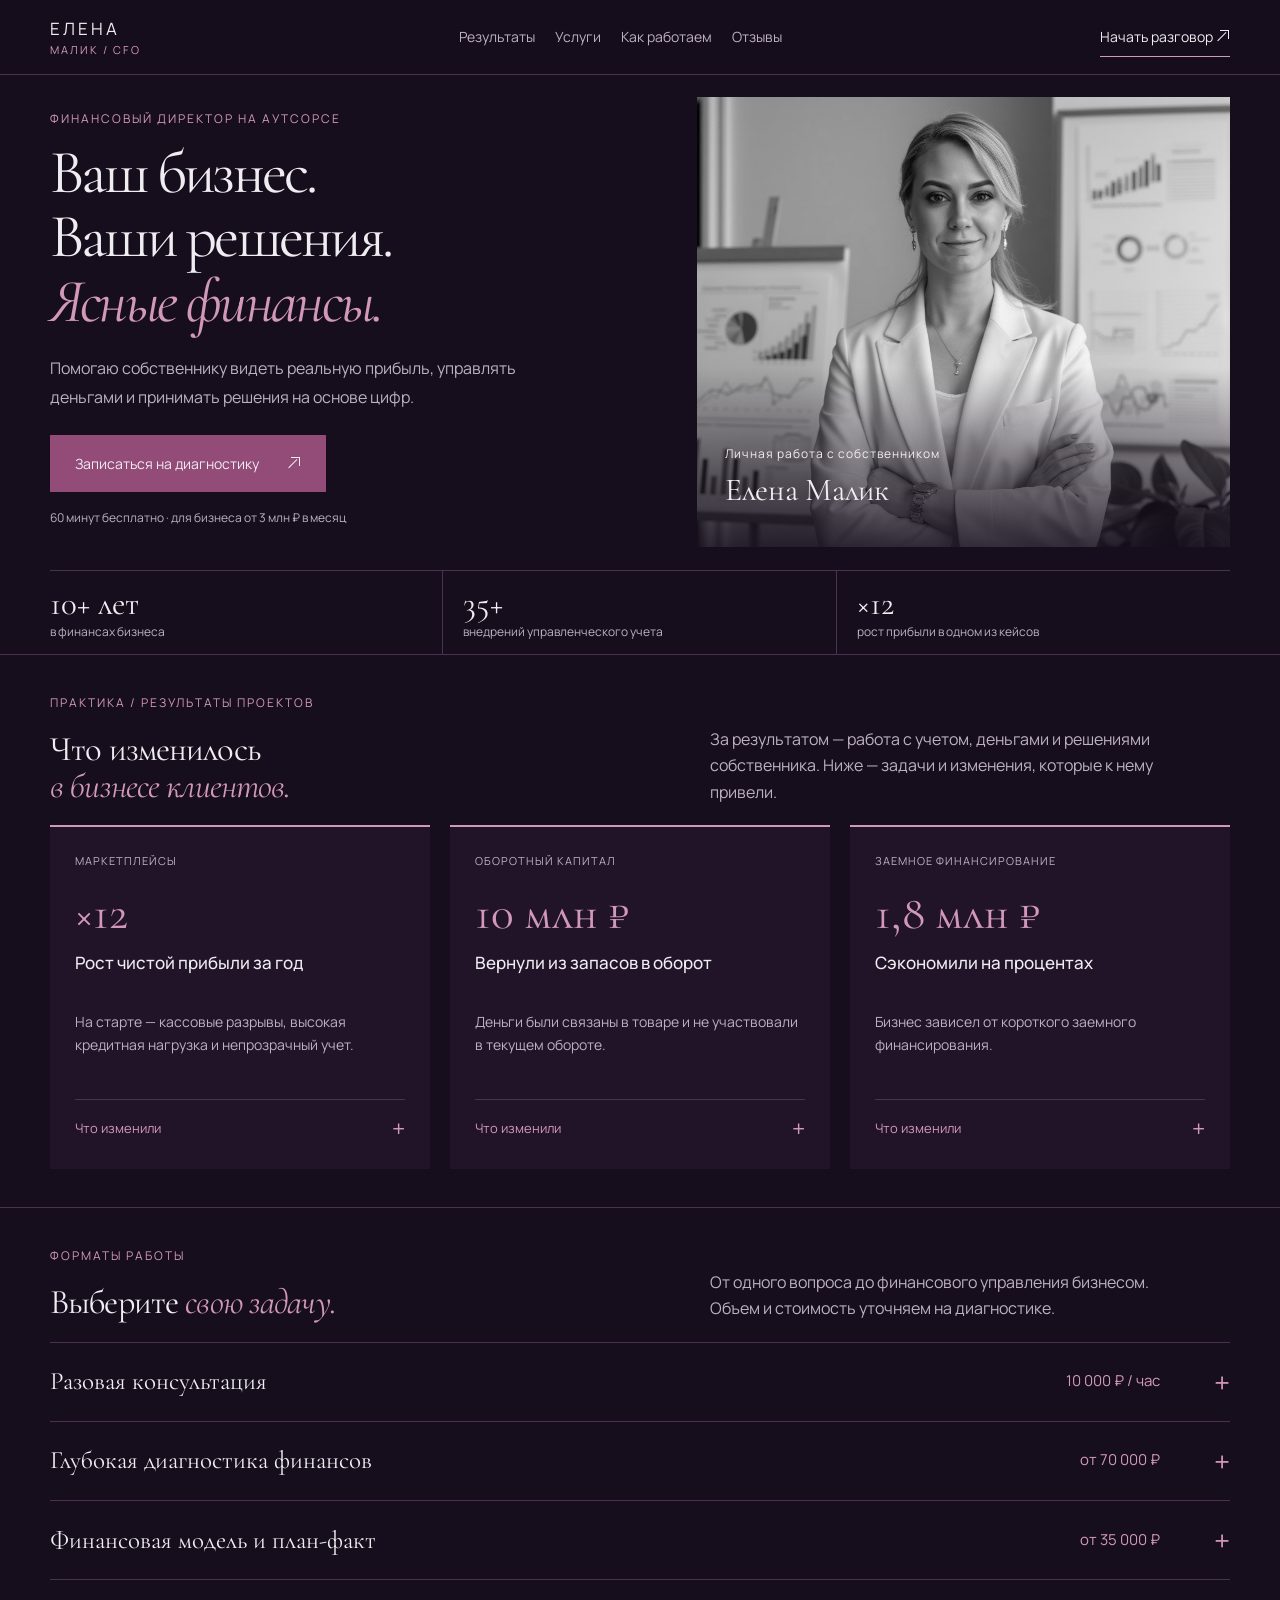
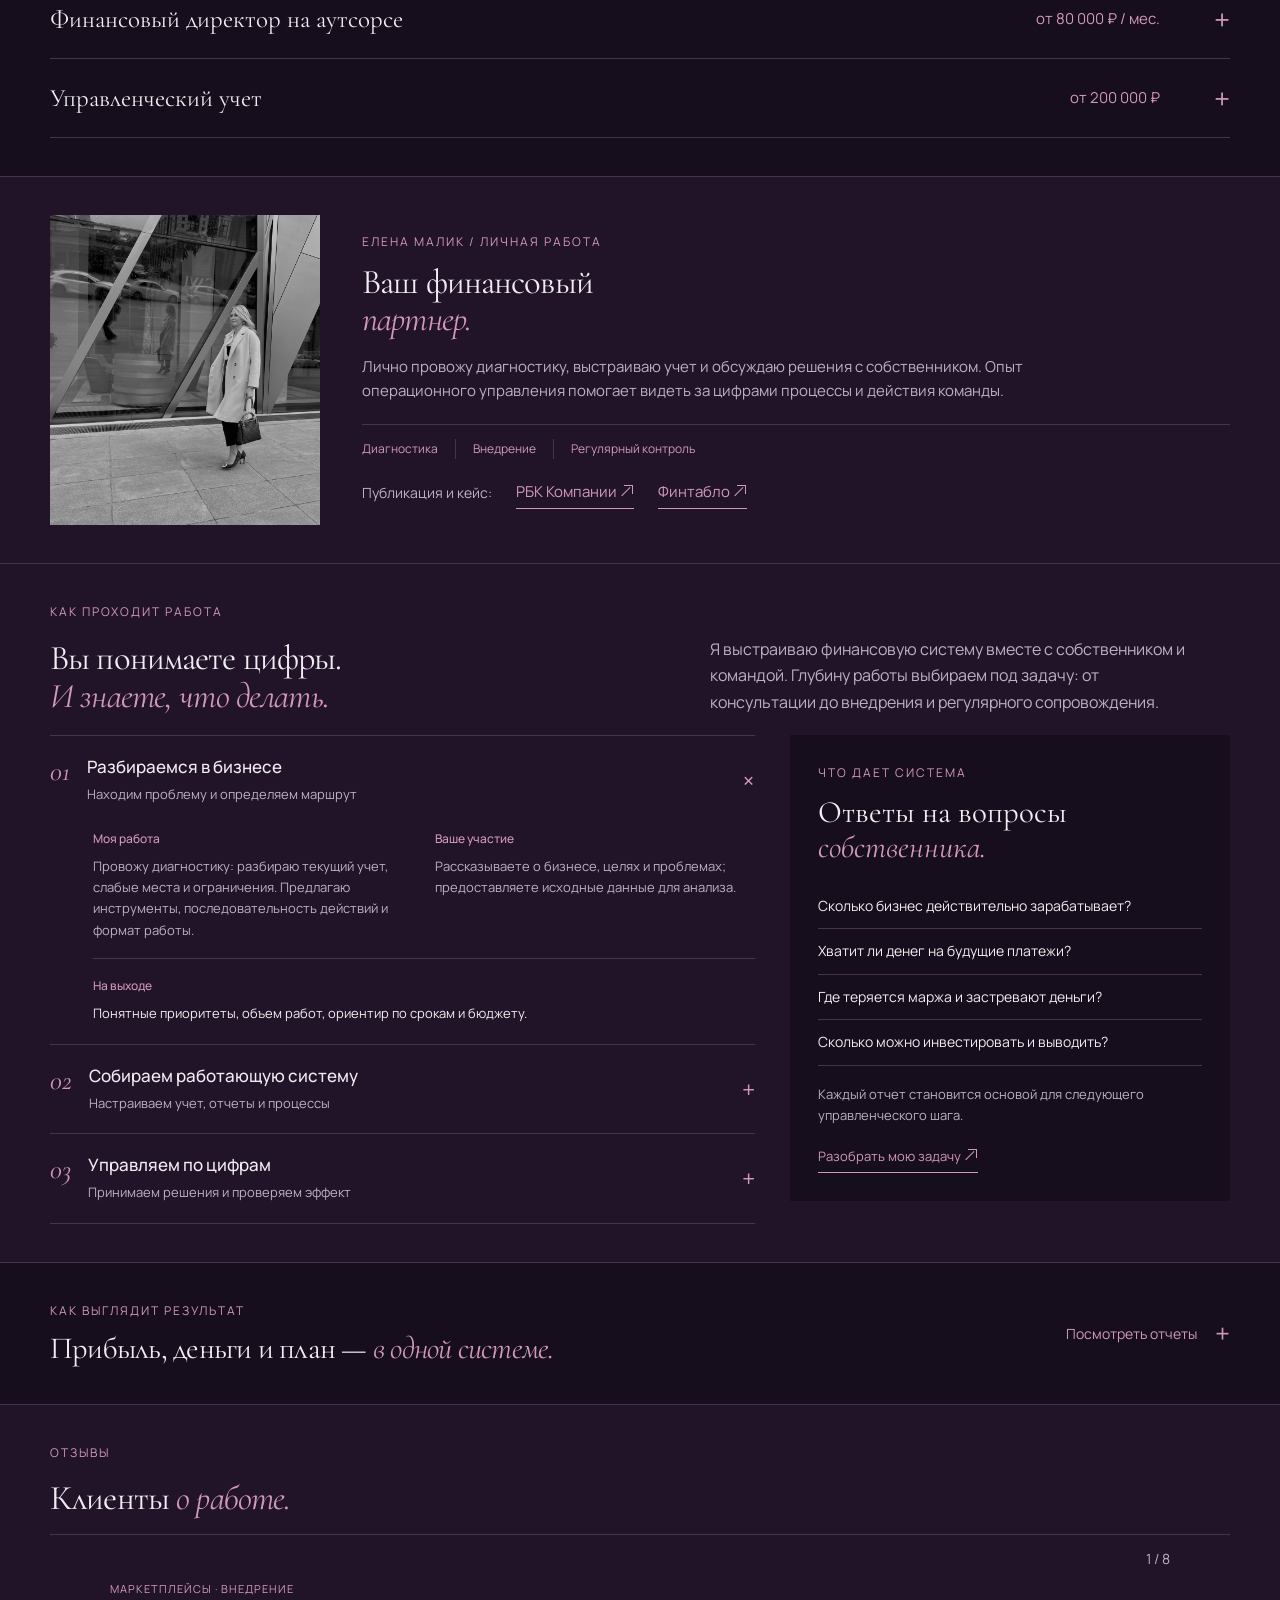
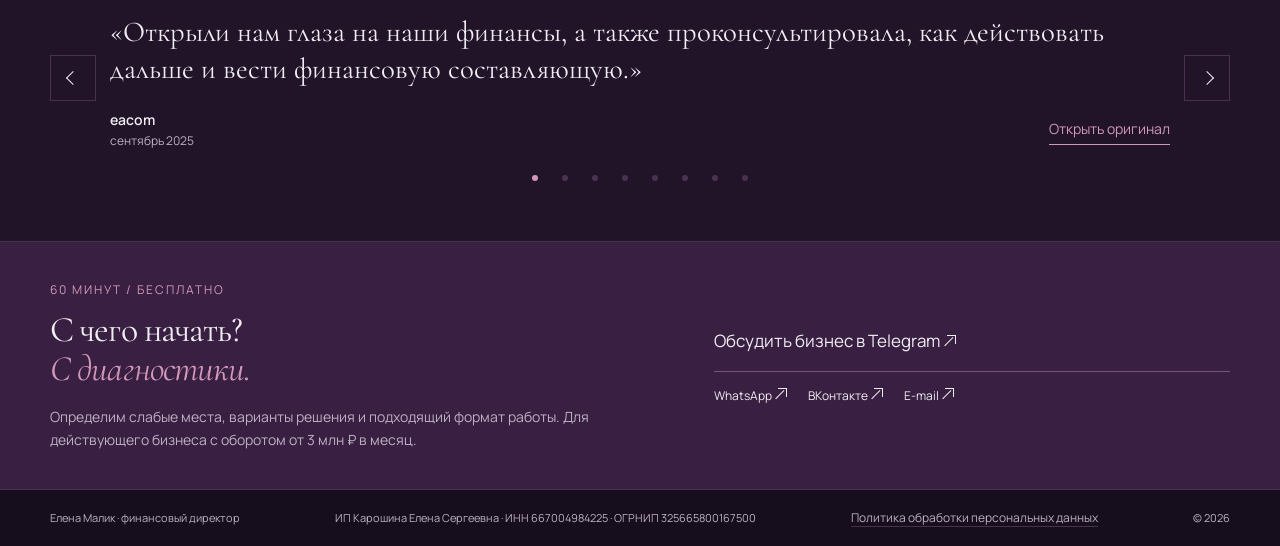
<file: index.html>
<!doctype html><html lang="ru"><head><meta charset="utf-8"><meta name="viewport" content="width=device-width, initial-scale=1"><meta name="theme-color" content="#160e1c"><meta name="description" content="Елена Малик — финансовый директор на аутсорсе. Управленческий учет, финансовые модели и аналитика маркетплейсов. Бесплатная диагностика бизнеса за 60 минут."><title>Елена Малик — ясные финансы для вашего бизнеса</title><link rel="canonical" href="https://malik-consulting.ru/">
<meta property="og:type" content="website">
<meta property="og:locale" content="ru_RU">
<meta property="og:site_name" content="Елена Малик — финансовый директор">
<meta property="og:title" content="Елена Малик — ясные финансы для вашего бизнеса">
<meta property="og:description" content="Финансовый директор на аутсорсе. Управленческий учет, финансовые модели и аналитика маркетплейсов. Бесплатная диагностика бизнеса за 60 минут.">
<meta property="og:url" content="https://malik-consulting.ru/">
<meta property="og:image" content="https://malik-consulting.ru/assets/elena-city.jpg">
<meta property="og:image:alt" content="Елена Малик — финансовый директор на аутсорсе">
<meta name="twitter:card" content="summary_large_image">
<meta name="twitter:title" content="Елена Малик — ясные финансы для вашего бизнеса">
<meta name="twitter:description" content="Финансовый директор на аутсорсе. Управленческий учет, финансовые модели и аналитика маркетплейсов.">
<meta name="twitter:image" content="https://malik-consulting.ru/assets/elena-city.jpg">
<link rel="icon" href="/favicon.svg?v=2" type="image/svg+xml">
<link rel="stylesheet" href="style.css"></head><body id="top">
<!-- Yandex.Metrika counter -->
<script type="text/javascript">
    (function(m,e,t,r,i,k,a){
        m[i]=m[i]||function(){(m[i].a=m[i].a||[]).push(arguments)};
        m[i].l=1*new Date();
        for (var j = 0; j < document.scripts.length; j++) {if (document.scripts[j].src === r) { return; }}
        k=e.createElement(t),a=e.getElementsByTagName(t)[0],k.async=1,k.src=r,a.parentNode.insertBefore(k,a)
    })(window, document,'script','https://mc.yandex.ru/metrika/tag.js?id=112547387', 'ym');

    ym(112547387, 'init', {ssr:true, clickmap:true, referrer: document.referrer, url: location.href, accurateTrackBounce:true, trackLinks:true});
</script>
<noscript><div><img src="https://mc.yandex.ru/watch/112547387" style="position:absolute; left:-9999px;" alt="" /></div></noscript>
<!-- /Yandex.Metrika counter -->
<header><div class="container nav"><a class="logo" href="#top">ЕЛЕНА<span>МАЛИК / CFO</span></a><nav class="menu" aria-label="Главная навигация"><a href="#cases">Результаты</a><a href="#services">Услуги</a><a href="#process">Как работаем</a><a href="#reviews">Отзывы</a></nav><button class="nav-contact" onclick="openContact()">Начать разговор <span class="direction-icon direction-ne" aria-hidden="true"></span></button></div></header><main><section class="opening"><div class="container hero"><div class="hero-text"><div class="eyebrow">Финансовый директор на аутсорсе</div><h1>Ваш бизнес.<br>Ваши решения.<br><em>Ясные финансы.</em></h1><p class="hero-copy">Помогаю собственнику видеть реальную прибыль, управлять деньгами и принимать решения на основе цифр.</p><div class="actions"><button class="button primary" onclick="openContact()">Записаться на диагностику <span><span class="direction-icon direction-ne" aria-hidden="true"></span></span></button></div><div class="qualifier">60 минут бесплатно · для бизнеса от 3 млн ₽ в месяц</div></div><figure class="hero-art"><img src="assets/photo-1.jpg" alt="Елена Малик — финансовый директор" fetchpriority="high"><figcaption><span>Личная работа с собственником</span><b>Елена Малик</b></figcaption></figure></div><div class="container credibility"><div><b>10+ лет</b><span>в финансах бизнеса</span></div><div><b>35+</b><span>внедрений управленческого учета</span></div><div><b>×12</b><span>рост прибыли в одном из кейсов</span></div></div></section><section id="cases" class="case-stories"><div class="container"><div class="head"><div><div class="eyebrow">Практика / результаты проектов</div><h2>Что изменилось<br><em>в бизнесе клиентов.</em></h2></div><p class="lead">За результатом — работа с учетом, деньгами и решениями собственника. Ниже — задачи и изменения, которые к нему привели.</p></div><div class="story-grid"><article class="story-card"><div class="story-category">Маркетплейсы</div><b class="story-number">×12</b><h3>Рост чистой прибыли за год</h3><p class="story-problem">На старте — кассовые разрывы, высокая кредитная нагрузка и непрозрачный учет.</p><details><summary>Что изменили <span class="story-plus" aria-hidden="true">+</span></summary><div class="story-detail"><p>Выстроили управленческий учет, контроль ДДС и запасов, наладили финансовую дисциплину.</p><div class="story-result"><span>Для собственника</span>Вместо решений «по ощущениям» — связанная система учета, денег и запасов.</div></div></details></article><article class="story-card"><div class="story-category">Оборотный капитал</div><b class="story-number">10 млн ₽</b><h3>Вернули из запасов в оборот</h3><p class="story-problem">Деньги были связаны в товаре и не участвовали в текущем обороте.</p><details><summary>Что изменили <span class="story-plus" aria-hidden="true">+</span></summary><div class="story-detail"><p>Работа с запасами улучшила оборачиваемость на 25% и позволила высвободить 10 млн ₽.</p><div class="story-result"><span>Для бизнеса</span>Средства вернулись из товара в оборот.</div></div></details></article><article class="story-card"><div class="story-category">Заемное финансирование</div><b class="story-number">1,8 млн ₽</b><h3>Сэкономили на процентах</h3><p class="story-problem">Бизнес зависел от короткого заемного финансирования.</p><details><summary>Что изменили <span class="story-plus" aria-hidden="true">+</span></summary><div class="story-detail"><p>Снизили зависимость от краткосрочных займов — сократились расходы на обслуживание финансирования.</p><div class="story-result"><span>Для бизнеса</span>Меньше денег уходит на проценты.</div></div></details></article></div></div></section><section id="services"><div class="container">
<div class="head"><div><div class="eyebrow">Форматы работы</div><h2>Выберите <em>свою задачу.</em></h2></div><div class="lead">От одного вопроса до финансового управления бизнесом. Объем и стоимость уточняем на диагностике.</div></div>
<div class="services"><details class="service"><summary><h3>Разовая консультация</h3><span class="price">10 000 ₽ / час</span><span class="plus" aria-hidden="true">+</span></summary><div class="service-content"><p>Текущий вопрос, проверка расчетов, поиск ошибок и помощь с конкретной финансовой ситуацией.</p><button class="text-link" onclick="openContact()">Обсудить задачу <span class="direction-icon direction-ne" aria-hidden="true"></span></button></div></details>
<details class="service"><summary><h3>Глубокая диагностика финансов</h3><span class="price">от 70 000 ₽</span><span class="plus" aria-hidden="true">+</span></summary><div class="service-content"><p>Отчетность, денежные потоки, расходы, риски и точки роста с планом изменений.</p><button class="text-link" onclick="openContact()">Обсудить задачу <span class="direction-icon direction-ne" aria-hidden="true"></span></button></div></details>
<details class="service"><summary><h3>Финансовая модель и план-факт</h3><span class="price">от 35 000 ₽</span><span class="plus" aria-hidden="true">+</span></summary><div class="service-content"><p>Сценарии, бюджеты, потребность в деньгах и оценка решений до их принятия.</p><button class="text-link" onclick="openContact()">Обсудить задачу <span class="direction-icon direction-ne" aria-hidden="true"></span></button></div></details>
<details class="service"><summary><h3>Финансовый директор на аутсорсе</h3><span class="price">от 80 000 ₽ / мес.</span><span class="plus" aria-hidden="true">+</span></summary><div class="service-content"><p>Регулярный анализ, встречи, KPI, контроль решений и участие в управлении.</p><button class="text-link" onclick="openContact()">Обсудить задачу <span class="direction-icon direction-ne" aria-hidden="true"></span></button></div></details>
<details class="service"><summary><h3>Управленческий учет</h3><span class="price">от 200 000 ₽</span><span class="plus" aria-hidden="true">+</span></summary><div class="service-content"><p>ОДДС, ОПиУ, Баланс, регламенты и автоматизация в Финтабло, Google Sheets, 1С и других системах.</p><button class="text-link" onclick="openContact()">Обсудить задачу <span class="direction-icon direction-ne" aria-hidden="true"></span></button></div></details></div></div></section><section class="compact-about"><div class="container about"><figure class="photos city-photo"><img src="assets/elena-city.jpg" loading="lazy" alt="Елена Малик у современного здания"></figure><div><div class="eyebrow">Елена Малик / личная работа</div><h2>Ваш финансовый<br><em>партнер.</em></h2><p>Лично провожу диагностику, выстраиваю учет и обсуждаю решения с собственником. Опыт операционного управления помогает видеть за цифрами процессы и действия команды.</p><div class="work-outline"><span>Диагностика</span><span>Внедрение</span><span>Регулярный контроль</span></div><div class="proof-inline"><span>Публикация и кейс:</span><a href="https://companies.rbc.ru/news/mabSfScwng/finansovaya-analitika-dlya-sellerov-kakie-tsifryi-dolzhnyi-byit-u-vas-na-vidu/" target="_blank" rel="noopener noreferrer">РБК Компании <span class="direction-icon direction-ne" aria-hidden="true"></span></a><a href="https://fintablo.ru/case/restaurant_business" target="_blank" rel="noopener noreferrer">Финтабло <span class="direction-icon direction-ne" aria-hidden="true"></span></a></div></div></div></section><section id="process" class="work-format"><div class="container"><div class="head"><div><div class="eyebrow">Как проходит работа</div><h2>Вы понимаете цифры.<br><em>И знаете, что делать.</em></h2></div><p class="lead">Я выстраиваю финансовую систему вместе с собственником и командой. Глубину работы выбираем под задачу: от консультации до внедрения и регулярного сопровождения.</p></div><div class="work-layout"><div class="work-steps"><details open><summary><span class="step-number">01</span><div><h3>Разбираемся в бизнесе</h3><p>Находим проблему и определяем маршрут</p></div><span class="story-plus" aria-hidden="true">+</span></summary><div class="step-inside"><div><b>Моя работа</b><p>Провожу диагностику: разбираю текущий учет, слабые места и ограничения. Предлагаю инструменты, последовательность действий и формат работы.</p></div><div><b>Ваше участие</b><p>Рассказываете о бизнесе, целях и проблемах; предоставляете исходные данные для анализа.</p></div><div class="step-output"><b>На выходе</b><p>Понятные приоритеты, объем работ, ориентир по срокам и бюджету.</p></div></div></details><details><summary><span class="step-number">02</span><div><h3>Собираем работающую систему</h3><p>Настраиваем учет, отчеты и процессы</p></div><span class="story-plus" aria-hidden="true">+</span></summary><div class="step-inside"><div><b>Моя работа</b><p>Выстраиваю ОПиУ, ДДС и Баланс, настраиваю регламенты и автоматизацию. Подбираю подходящие инструменты: Финтабло, Google Sheets, 1С или другие системы.</p></div><div><b>Ваше участие</b><p>Подключаете команду к сбору данных и внедрению. Вместе согласуем процессы и ответственность.</p></div><div class="step-output"><b>На выходе</b><p>Связанные отчеты, понятные правила учета и команда, обученная работать с системой.</p></div></div></details><details><summary><span class="step-number">03</span><div><h3>Управляем по цифрам</h3><p>Принимаем решения и проверяем эффект</p></div><span class="story-plus" aria-hidden="true">+</span></summary><div class="step-inside"><div><b>Моя работа</b><p>При регулярном сопровождении анализирую отклонения, контролирую KPI и участвую во встречах с собственником. Разбираем прибыль, деньги, запасы и маржу.</p></div><div><b>Ваше участие</b><p>Принимаете управленческие решения и вместе с командой внедряете изменения.</p></div><div class="step-output"><b>На выходе</b><p>Приоритетные действия и контроль их финансового эффекта.</p></div></div></details></div><aside class="client-outcome"><div class="eyebrow">Что дает система</div><h3>Ответы на вопросы<br><em>собственника.</em></h3><ul><li>Сколько бизнес действительно зарабатывает?</li><li>Хватит ли денег на будущие платежи?</li><li>Где теряется маржа и застревают деньги?</li><li>Сколько можно инвестировать и выводить?</li></ul><p>Каждый отчет становится основой для следующего управленческого шага.</p><button class="text-link" onclick="openContact()">Разобрать мою задачу <span class="direction-icon direction-ne" aria-hidden="true"></span></button></aside></div></div></section><section class="compact-system" id="system"><div class="container"><details class="reports-disclosure"><summary><div><div class="eyebrow">Как выглядит результат</div><h2>Прибыль, деньги и план —<em> в одной системе.</em></h2></div><span class="disclosure-action">Посмотреть отчеты <span aria-hidden="true">+</span></span></summary><div class="report-studio"><div class="report-sidebar"><div class="studio-label">ФИНТАБЛО / ОБЗОР СИСТЕМЫ</div><div class="report-tabs" role="tablist" aria-label="Примеры отчётов" aria-orientation="vertical"><button class="report-tab" role="tab" id="report-tab-0" aria-selected="true" aria-controls="report-panel-0" tabindex="0"><span>01</span><div>Дашборд<small>Как бизнес выполняет план?</small></div></button><button class="report-tab" role="tab" id="report-tab-1" aria-selected="false" aria-controls="report-panel-1" tabindex="-1"><span>02</span><div>Прибыль и убытки<small>Сколько мы заработали?</small></div></button><button class="report-tab" role="tab" id="report-tab-2" aria-selected="false" aria-controls="report-panel-2" tabindex="-1"><span>03</span><div>Движение денег<small>На что уходят деньги?</small></div></button><button class="report-tab" role="tab" id="report-tab-3" aria-selected="false" aria-controls="report-panel-3" tabindex="-1"><span>04</span><div>Панель приборов<small>Что меняется в динамике?</small></div></button></div><p class="report-note">Реальные примеры интерфейса.<br>Оригиналы доступны в полном размере.</p></div><div class="report-panels"><div class="report-panel" role="tabpanel" id="report-panel-0" aria-labelledby="report-tab-0" ><div class="report-toolbar"><span>Дашборд</span><button class="report-expand" data-report="assets/photo-2.jpg" data-title="Дашборд">Открыть оригинал <span class="direction-icon direction-ne" aria-hidden="true"></span></button></div><button class="report-image" data-report="assets/photo-2.jpg" data-title="Дашборд" aria-label="Увеличить: Дашборд"><img src="assets/photo-2.jpg" loading="lazy" alt="Дашборд — пример отчета Финтабло"></button><p class="report-description">Поступления, списания, остаток денег и выполнение плана в одном окне.</p></div><div class="report-panel" role="tabpanel" id="report-panel-1" aria-labelledby="report-tab-1" hidden><div class="report-toolbar"><span>Прибыль и убытки</span><button class="report-expand" data-report="assets/photo-3.jpg" data-title="Прибыль и убытки">Открыть оригинал <span class="direction-icon direction-ne" aria-hidden="true"></span></button></div><button class="report-image" data-report="assets/photo-3.jpg" data-title="Прибыль и убытки" aria-label="Увеличить: Прибыль и убытки"><img src="assets/photo-3.jpg" loading="lazy" alt="Прибыль и убытки — пример отчета Финтабло"></button><p class="report-description">Выручка, расходы, операционная и чистая прибыль по направлениям бизнеса.</p></div><div class="report-panel" role="tabpanel" id="report-panel-2" aria-labelledby="report-tab-2" hidden><div class="report-toolbar"><span>Движение денег</span><button class="report-expand" data-report="assets/photo-4.jpg" data-title="Движение денег">Открыть оригинал <span class="direction-icon direction-ne" aria-hidden="true"></span></button></div><button class="report-image" data-report="assets/photo-4.jpg" data-title="Движение денег" aria-label="Увеличить: Движение денег"><img src="assets/photo-4.jpg" loading="lazy" alt="Движение денег — пример отчета Финтабло"></button><p class="report-description">Откуда приходят средства, куда уходят и как меняется остаток.</p></div><div class="report-panel" role="tabpanel" id="report-panel-3" aria-labelledby="report-tab-3" hidden><div class="report-toolbar"><span>Панель приборов</span><button class="report-expand" data-report="assets/photo-5.jpg" data-title="Панель приборов">Открыть оригинал <span class="direction-icon direction-ne" aria-hidden="true"></span></button></div><button class="report-image" data-report="assets/photo-5.jpg" data-title="Панель приборов" aria-label="Увеличить: Панель приборов"><img src="assets/photo-5.jpg" loading="lazy" alt="Панель приборов — пример отчета Финтабло"></button><p class="report-description">Динамика поступлений и списаний: изменения видны до закрытия месяца.</p></div></div></div></details></div></section><section id="reviews" class="soft premium-reviews">
  <div class="container">
    <div class="head review-head">
      <div>
        <div class="eyebrow">Отзывы</div>
        <h2>Клиенты <em>о работе.</em></h2>
      </div></div>

    <div class="review-stage">
      <div class="review-counter"><span id="reviewNow">1</span> / 8</div>
      <button class="review-arrow prev" aria-label="Предыдущий отзыв"><span class="chevron chevron-left" aria-hidden="true"></span></button>
      <div class="review-viewport">
        
      <article class="review-slide active" data-review="0">
        <div class="review-kicker">Маркетплейсы · внедрение</div>
        <blockquote>«Открыли нам глаза на наши финансы, а также проконсультировала, как действовать дальше и вести финансовую составляющую.»</blockquote>
        <div class="review-footer">
          <div><b>eacom</b><span>сентябрь 2025</span></div>
          <button class="review-original" onclick="openTestimonial(0)">Открыть оригинал</button>
        </div>
      </article>
    
      <article class="review-slide " data-review="1">
        <div class="review-kicker">Управленческий учёт</div>
        <blockquote>«Полностью настроили управленческий учёт, внедрили финмодель и научились планировать на основе цифр, а не по чутью.»</blockquote>
        <div class="review-footer">
          <div><b>TopTime</b><span>июнь 2025</span></div>
          <button class="review-original" onclick="openTestimonial(1)">Открыть оригинал</button>
        </div>
      </article>
    
      <article class="review-slide " data-review="2">
        <div class="review-kicker">Финансовая модель</div>
        <blockquote>«Быстро помогла составить финмодель. Всё объяснила, разъяснила. Лучше спрогнозировать, чем идти наобум.»</blockquote>
        <div class="review-footer">
          <div><b>Баира</b><span>январь 2025</span></div>
          <button class="review-original" onclick="openTestimonial(2)">Открыть оригинал</button>
        </div>
      </article>
    
      <article class="review-slide " data-review="3">
        <div class="review-kicker">1С · восстановление учёта</div>
        <blockquote>«Было очень сложное ТЗ. Елена успешно справилась: всё исправили и создали отсутствующее. Сразу стало видно все “дыры” в бизнесе.»</blockquote>
        <div class="review-footer">
          <div><b>Радик</b><span>декабрь 2024</span></div>
          <button class="review-original" onclick="openTestimonial(3)">Открыть оригинал</button>
        </div>
      </article>
    
      <article class="review-slide " data-review="4">
        <div class="review-kicker">Финансовая стратегия</div>
        <blockquote>«Открыла глаза на многие вещи. Теперь знаем, в каком направлении двигаться, чтобы укреплять фундамент и увеличивать чистую прибыль.»</blockquote>
        <div class="review-footer">
          <div><b>Михаил</b><span>август 2024</span></div>
          <button class="review-original" onclick="openTestimonial(4)">Открыть оригинал</button>
        </div>
      </article>
    
      <article class="review-slide " data-review="5">
        <div class="review-kicker">Баланс · финмодель</div>
        <blockquote>«Сейчас знаю прибыль максимально точно. Теперь с Еленой работаем на постоянной основе.»</blockquote>
        <div class="review-footer">
          <div><b>Максим</b><span>июль 2024</span></div>
          <button class="review-original" onclick="openTestimonial(5)">Открыть оригинал</button>
        </div>
      </article>
    
      <article class="review-slide " data-review="6">
        <div class="review-kicker">Управленческий учёт</div>
        <blockquote>«Я наконец смог спать спокойно и видеть полную оцифрованную картину положения дел.»</blockquote>
        <div class="review-footer">
          <div><b>Бураков</b><span>май 2024</span></div>
          <button class="review-original" onclick="openTestimonial(6)">Открыть оригинал</button>
        </div>
      </article>
    
      <article class="review-slide " data-review="7">
        <div class="review-kicker">Управленческий учёт</div>
        <blockquote>«Работа кропотливая, сложная. Елена ответственно подошла к процессу, показывала результаты по каждому этапу. Результат отличный.»</blockquote>
        <div class="review-footer">
          <div><b>Константин</b><span>май 2024</span></div>
          <button class="review-original" onclick="openTestimonial(7)">Открыть оригинал</button>
        </div>
      </article>
    
      </div>
      <button class="review-arrow next" aria-label="Следующий отзыв"><span class="chevron chevron-right" aria-hidden="true"></span></button>
      <div class="review-dots">
        <button class="review-dot active" onclick="goReview(0)" aria-label="Отзыв 1"></button><button class="review-dot " onclick="goReview(1)" aria-label="Отзыв 2"></button><button class="review-dot " onclick="goReview(2)" aria-label="Отзыв 3"></button><button class="review-dot " onclick="goReview(3)" aria-label="Отзыв 4"></button><button class="review-dot " onclick="goReview(4)" aria-label="Отзыв 5"></button><button class="review-dot " onclick="goReview(5)" aria-label="Отзыв 6"></button><button class="review-dot " onclick="goReview(6)" aria-label="Отзыв 7"></button><button class="review-dot " onclick="goReview(7)" aria-label="Отзыв 8"></button>
      </div>
    </div>
  </div>
</section><section id="contact"><div class="container cta"><div><div class="eyebrow">60 минут / бесплатно</div><h2>С чего начать?<br><em>С диагностики.</em></h2><p>Определим слабые места, варианты решения и подходящий формат работы. Для действующего бизнеса с оборотом от 3 млн ₽ в месяц.</p></div><div class="cta-links"><a href="https://t.me/malik_elena" target="_blank" rel="noopener noreferrer">Обсудить бизнес в Telegram <span class="direction-icon direction-ne" aria-hidden="true"></span></a><div class="secondary-contacts"><a href="https://wa.me/qr/UV3CBXYVWV3IF1" target="_blank" rel="noopener noreferrer">WhatsApp <span class="direction-icon direction-ne" aria-hidden="true"></span></a><a href="https://vk.ru/elena_malik" target="_blank" rel="noopener noreferrer">ВКонтакте <span class="direction-icon direction-ne" aria-hidden="true"></span></a><a href="mailto:shine_smile@mail.ru">E-mail <span class="direction-icon direction-ne" aria-hidden="true"></span></a></div></div></div></section></main>

<footer><div class="container footer"><div>Елена Малик · финансовый директор</div><div>ИП Карошина Елена Сергеевна · ИНН 667004984225 · ОГРНИП 325665800167500</div><div class="footer-policy"><a href="privacy.html">Политика обработки персональных данных</a></div><div>© 2026</div></div></footer>
<button class="up" id="upButton" type="button" aria-label="Наверх" title="Наверх" onclick="window.scrollTo({top:0,behavior:'smooth'});"><span class="direction-icon direction-up" aria-hidden="true"></span></button>

<div class="modal" id="contactModal" onclick="if(event.target===this)closeContact()"><div class="modal-box"><button class="close" onclick="closeContact()">×</button><div class="eyebrow">60 минут · бесплатно</div><h3 style="margin:12px 0">Записаться на диагностику бизнеса</h3><p class="lead">Выберите удобный способ связи.</p><div class="actions"><a class="button" href="https://t.me/malik_elena" target="_blank" rel="noopener noreferrer">Telegram</a><a class="button ghost" href="https://wa.me/qr/UV3CBXYVWV3IF1" target="_blank" rel="noopener noreferrer">WhatsApp</a><a class="button ghost" href="https://vk.ru/elena_malik" target="_blank" rel="noopener noreferrer">ВКонтакте</a><a class="button ghost" href="mailto:shine_smile@mail.ru">Написать на e-mail <span class="direction-icon direction-ne" aria-hidden="true"></span></a></div></div></div>


    
    
    
    

    <div class="testimonial-modal" id="testimonial-0" onclick="if(event.target===this)closeTestimonial(0)">
      <div class="testimonial-modal-box">
        <button class="close" onclick="closeTestimonial(0)">×</button>
        <img loading="lazy" src="assets/photo-7.jpg" alt="Оригинал отзыва eacom">
      </div>
    </div>
    
    <div class="testimonial-modal" id="testimonial-1" onclick="if(event.target===this)closeTestimonial(1)">
      <div class="testimonial-modal-box">
        <button class="close" onclick="closeTestimonial(1)">×</button>
        <img loading="lazy" src="assets/photo-8.jpg" alt="Оригинал отзыва TopTime">
      </div>
    </div>
    
    <div class="testimonial-modal" id="testimonial-2" onclick="if(event.target===this)closeTestimonial(2)">
      <div class="testimonial-modal-box">
        <button class="close" onclick="closeTestimonial(2)">×</button>
        <img loading="lazy" src="assets/photo-9.jpg" alt="Оригинал отзыва Баира">
      </div>
    </div>
    
    <div class="testimonial-modal" id="testimonial-3" onclick="if(event.target===this)closeTestimonial(3)">
      <div class="testimonial-modal-box">
        <button class="close" onclick="closeTestimonial(3)">×</button>
        <img loading="lazy" src="assets/photo-10.jpg" alt="Оригинал отзыва Радик">
      </div>
    </div>
    
    <div class="testimonial-modal" id="testimonial-4" onclick="if(event.target===this)closeTestimonial(4)">
      <div class="testimonial-modal-box">
        <button class="close" onclick="closeTestimonial(4)">×</button>
        <img loading="lazy" src="assets/photo-11.jpg" alt="Оригинал отзыва Михаил">
      </div>
    </div>
    
    <div class="testimonial-modal" id="testimonial-5" onclick="if(event.target===this)closeTestimonial(5)">
      <div class="testimonial-modal-box">
        <button class="close" onclick="closeTestimonial(5)">×</button>
        <img loading="lazy" src="assets/photo-12.jpg" alt="Оригинал отзыва Максим">
      </div>
    </div>
    
    <div class="testimonial-modal" id="testimonial-6" onclick="if(event.target===this)closeTestimonial(6)">
      <div class="testimonial-modal-box">
        <button class="close" onclick="closeTestimonial(6)">×</button>
        <img loading="lazy" src="assets/photo-13.jpg" alt="Оригинал отзыва Бураков">
      </div>
    </div>
    
    <div class="testimonial-modal" id="testimonial-7" onclick="if(event.target===this)closeTestimonial(7)">
      <div class="testimonial-modal-box">
        <button class="close" onclick="closeTestimonial(7)">×</button>
        <img loading="lazy" src="assets/photo-14.jpg" alt="Оригинал отзыва Константин">
      </div>
    </div>
    
<dialog class="report-dialog" aria-label="Оригинал отчета Финтабло"><div class="report-dialog-bar"><span id="report-dialog-title"></span><button class="report-dialog-close" aria-label="Закрыть отчет">×</button></div><div class="report-original-scroll"><img id="report-original" alt=""></div></dialog><script src="app.js"></script></body></html>
</file>
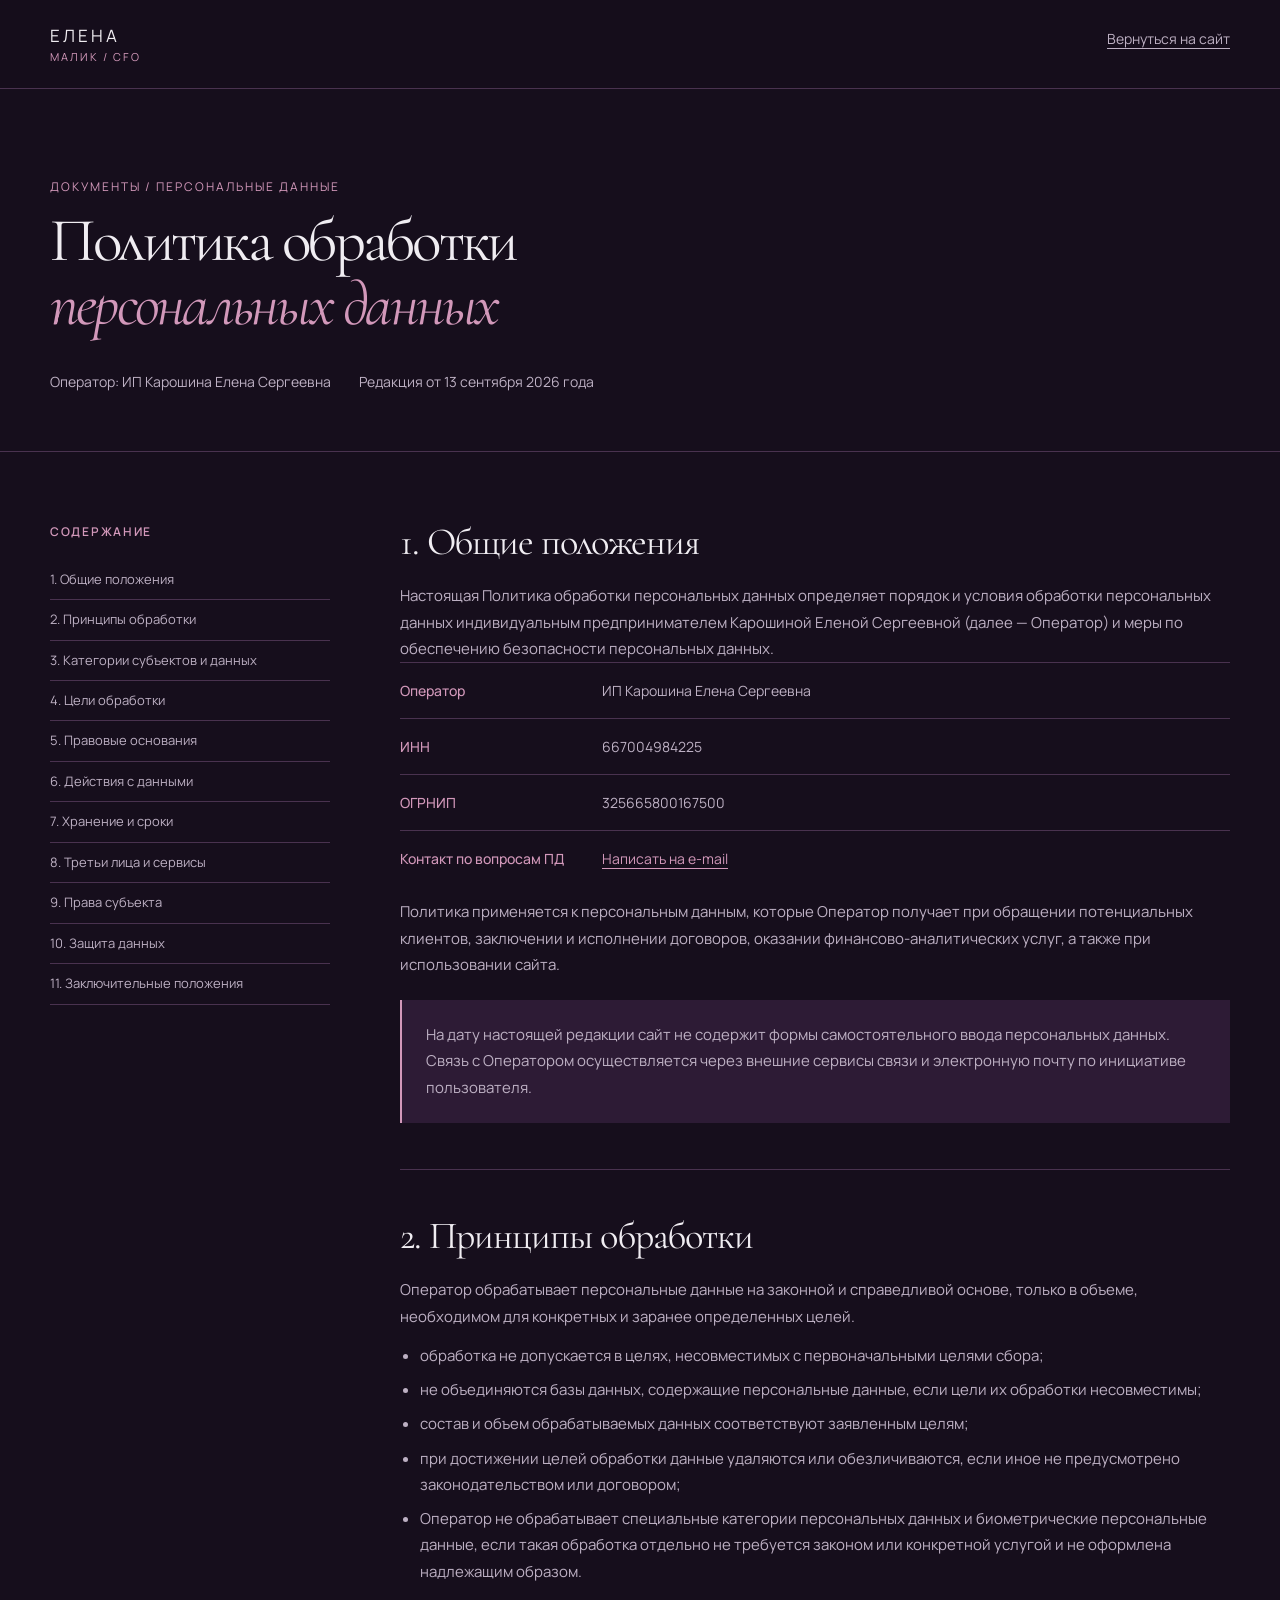
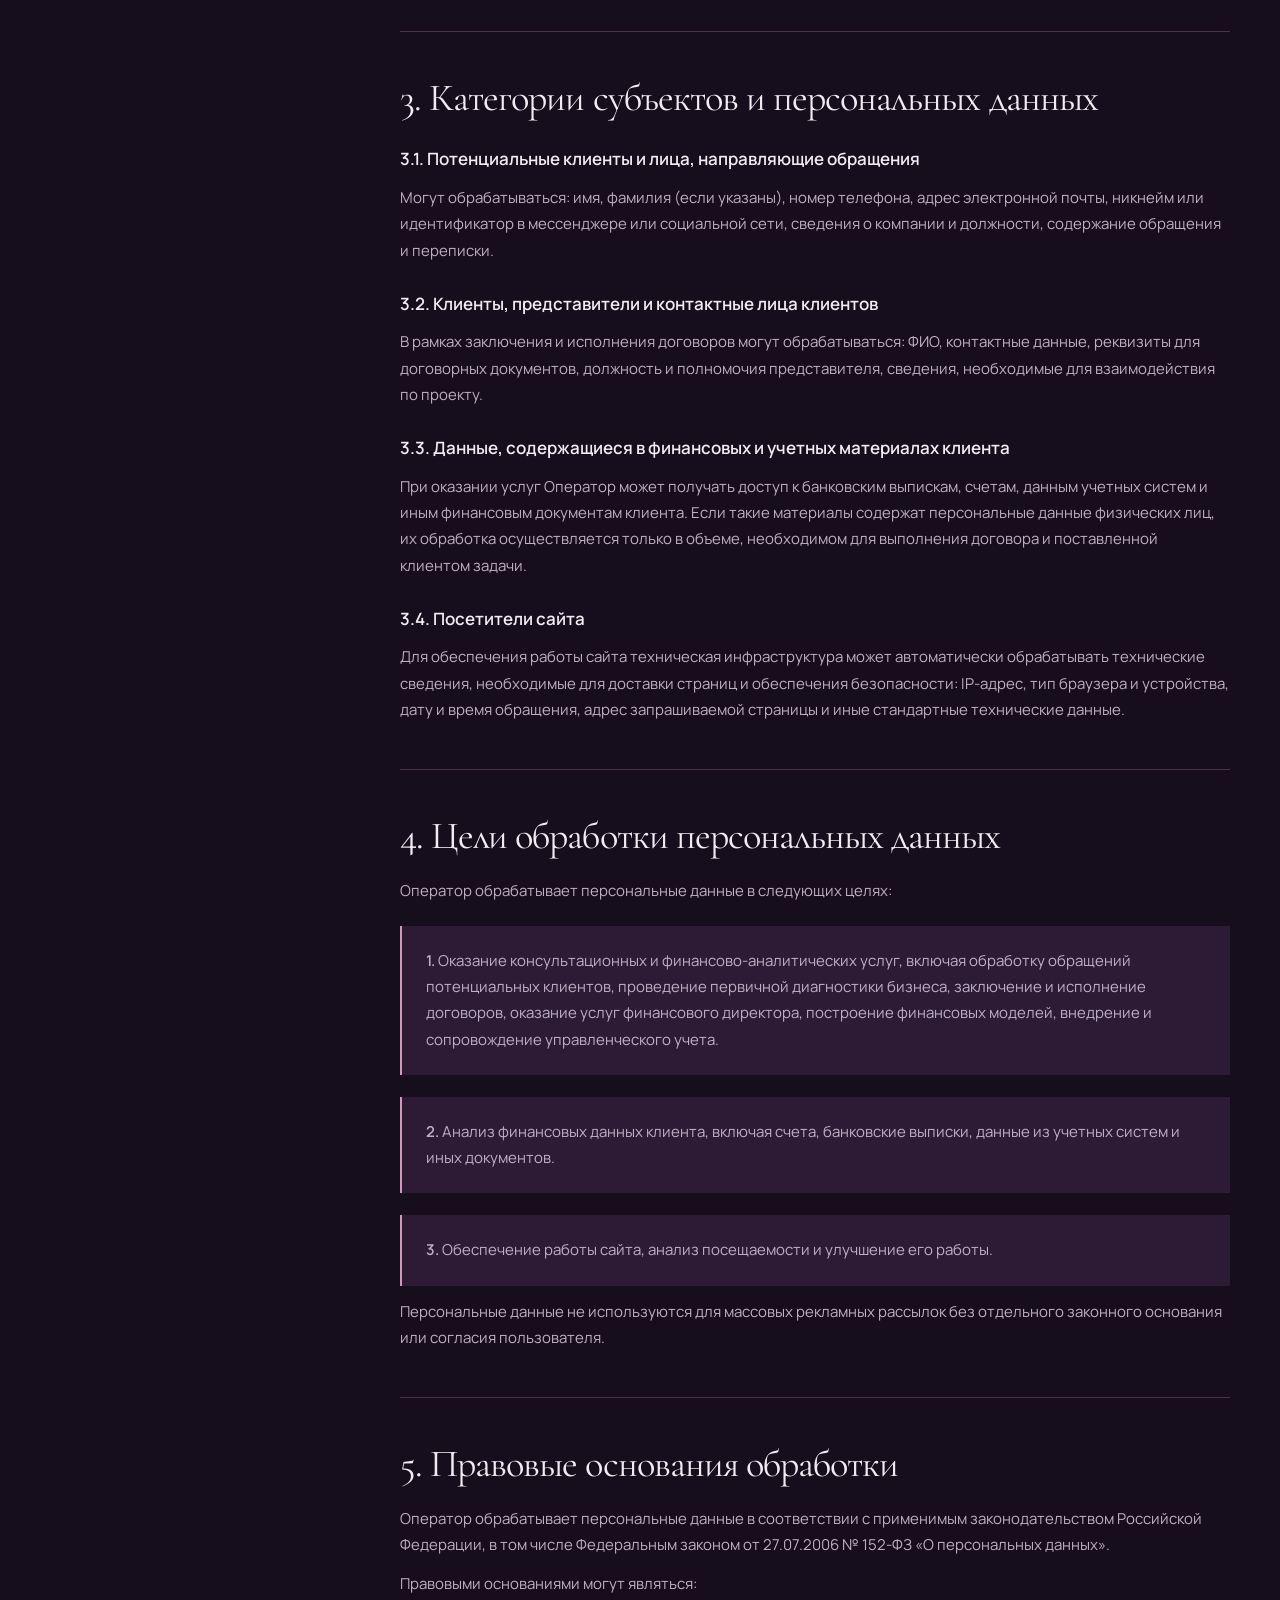
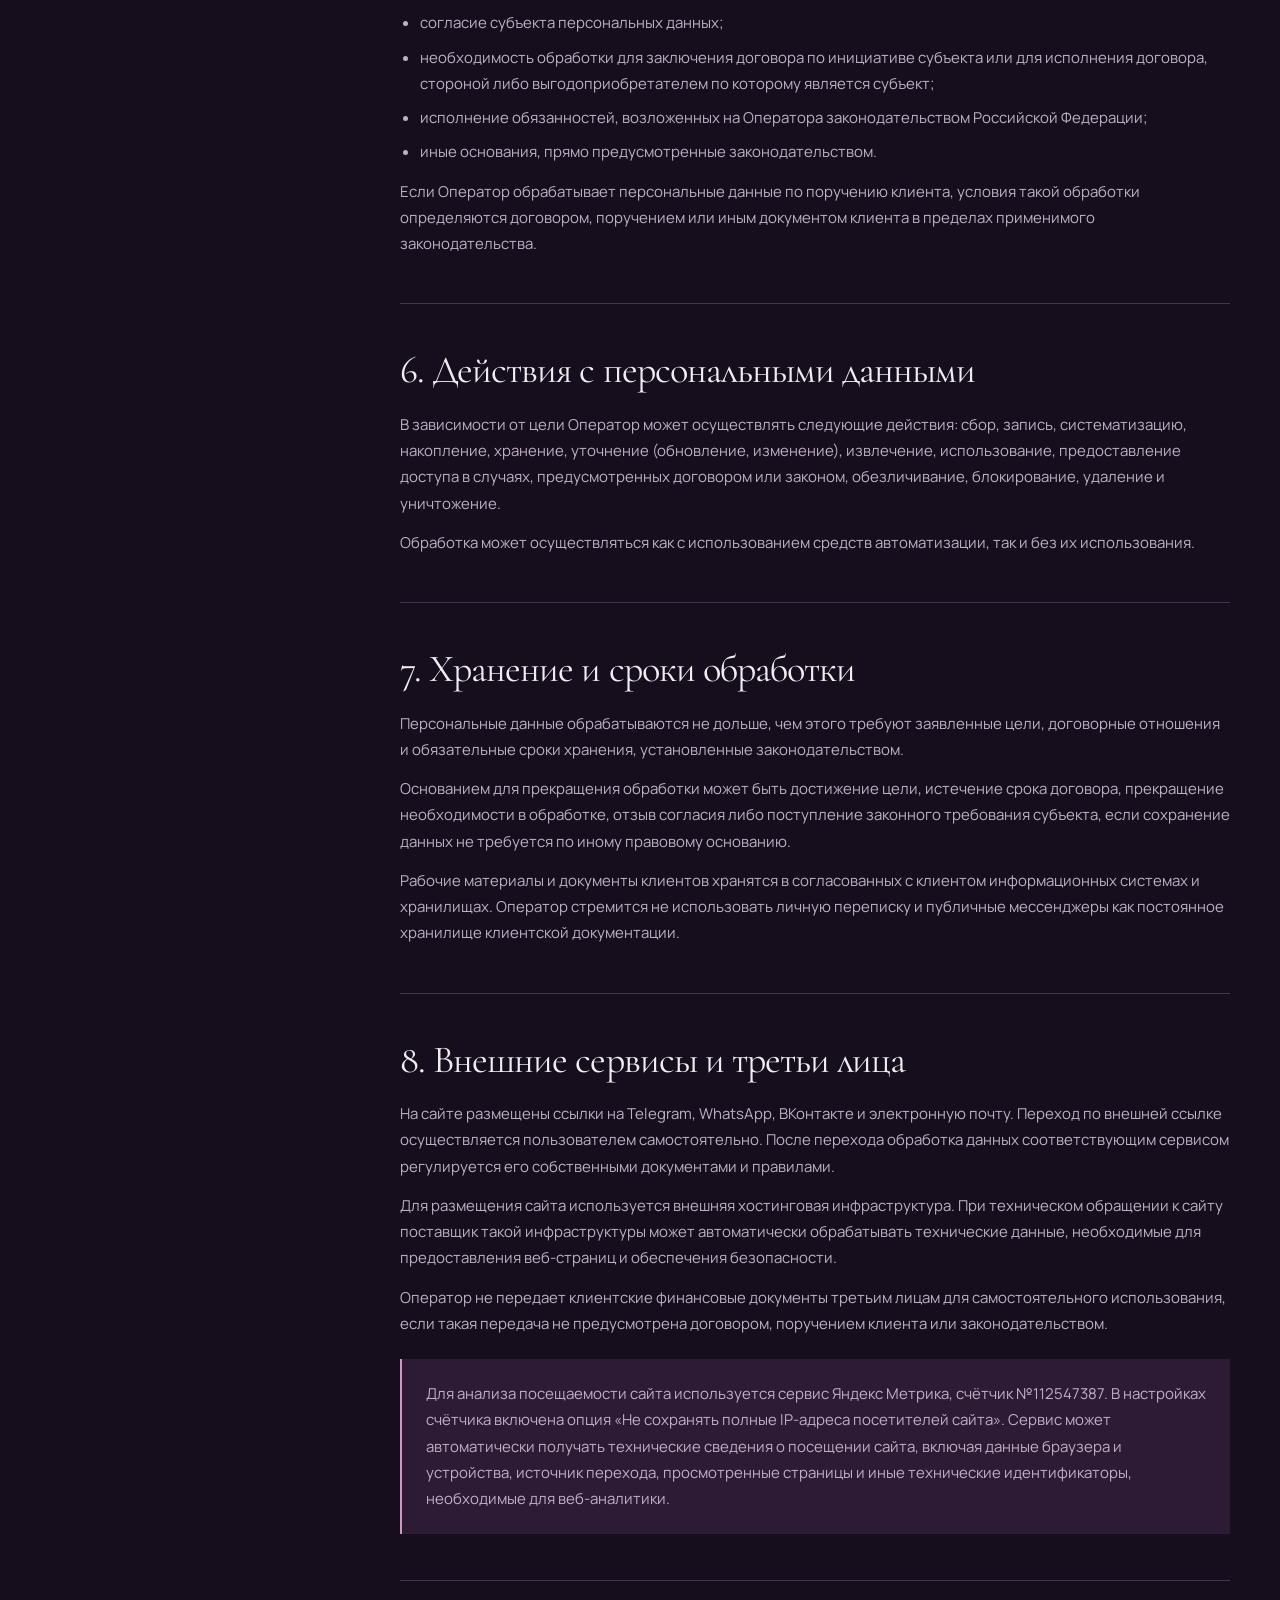
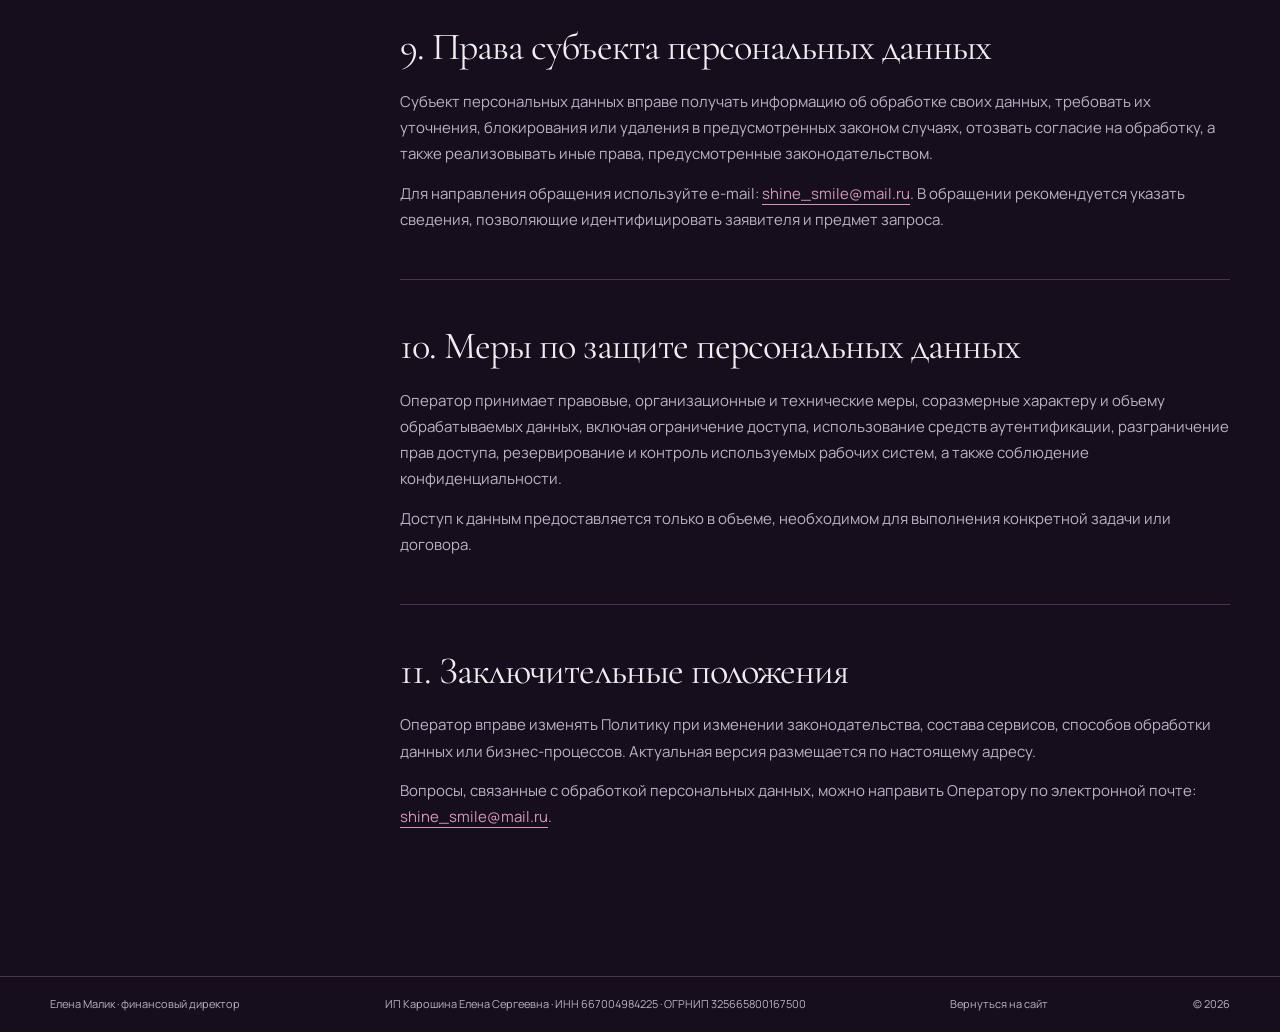
<file: privacy.html>
<!doctype html><html lang="ru"><head><meta charset="utf-8"><meta name="viewport" content="width=device-width, initial-scale=1"><meta name="robots" content="noindex"><meta name="theme-color" content="#160e1c"><meta name="description" content="Политика обработки персональных данных ИП Карошиной Елены Сергеевны."><title>Политика обработки персональных данных — Елена Малик</title><link rel="icon" href="/favicon.svg?v=2" type="image/svg+xml"><link rel="stylesheet" href="style.css"><style>.policy-page{background:var(--bg)}.policy-header{position:sticky;top:0;z-index:20;background:#160e1cf5;border-bottom:1px solid var(--line)}.policy-nav{min-height:88px;display:flex;justify-content:space-between;align-items:center;gap:24px}.policy-back{font-size:14px;color:var(--muted)}.policy-back:hover{color:var(--text)}@media(min-width:761px){.policy-back{transform:translateY(17px)}}.policy-hero{padding:88px 0 58px;border-bottom:1px solid var(--line)}.policy-hero h1{max-width:980px}.policy-meta{display:flex;flex-wrap:wrap;gap:12px 28px;margin-top:32px;color:var(--muted);font-size:14px}.policy-layout{display:grid;grid-template-columns:280px minmax(0,1fr);gap:70px;padding:70px 0 100px}.policy-toc{position:sticky;top:120px;align-self:start}.policy-toc b{display:block;font-size:12px;letter-spacing:1.7px;text-transform:uppercase;color:var(--accent);margin-bottom:18px}.policy-toc a{display:block;color:var(--muted);font-size:13px;padding:9px 0;border-bottom:1px solid var(--line)}.policy-toc a:hover{color:var(--text)}.policy-body{max-width:850px}.policy-section{padding:0 0 46px;margin:0 0 46px;border-bottom:1px solid var(--line)}.policy-section:last-child{border-bottom:0;margin-bottom:0}.policy-section h2{font-size:clamp(2rem,3vw,3rem);margin-bottom:20px}.policy-section h3{font-family:var(--sans);font-size:17px;font-weight:600;line-height:1.45;margin:28px 0 8px}.policy-section p,.policy-section li{color:var(--muted);font-size:15px;line-height:1.75}.policy-section p{margin-top:13px}.policy-section ul{padding-left:20px;margin:13px 0 0}.policy-section li+li{margin-top:8px}.policy-note{padding:22px 24px;background:var(--raised);border-left:2px solid var(--accent);margin-top:22px}.policy-note p{margin:0}.policy-card{display:grid;grid-template-columns:180px 1fr;gap:22px;padding:16px 0;border-top:1px solid var(--line);font-size:14px}.policy-card b{color:var(--accent);font-weight:500}.policy-card span{color:var(--muted)}.policy-mail{color:var(--accent);border-bottom:1px solid var(--accent)}.policy-footer{border-top:1px solid var(--line)}@media(max-width:900px){.policy-layout{grid-template-columns:1fr;gap:35px}.policy-toc{position:static}.policy-toc nav{display:grid;grid-template-columns:1fr 1fr;gap:0 18px}.policy-nav{min-height:74px}.policy-hero{padding:55px 0 40px}}@media(max-width:760px){.policy-nav .logo span{display:block}.policy-hero{padding:42px 0 34px}.policy-hero h1{font-size:clamp(2.7rem,13vw,4.4rem)}.policy-layout{padding:46px 0 70px}.policy-toc nav{grid-template-columns:1fr}.policy-section{padding-bottom:34px;margin-bottom:34px}.policy-section h2{font-size:2.15rem}.policy-section p,.policy-section li{font-size:14px}.policy-card{grid-template-columns:1fr;gap:5px}.policy-nav .logo{font-size:14px;letter-spacing:2px}.policy-back{font-size:12px;transform:translateY(13px)}}</style></head><body class="policy-page">
<!-- Yandex.Metrika counter -->
<script type="text/javascript">
    (function(m,e,t,r,i,k,a){
        m[i]=m[i]||function(){(m[i].a=m[i].a||[]).push(arguments)};
        m[i].l=1*new Date();
        for (var j = 0; j < document.scripts.length; j++) {if (document.scripts[j].src === r) { return; }}
        k=e.createElement(t),a=e.getElementsByTagName(t)[0],k.async=1,k.src=r,a.parentNode.insertBefore(k,a)
    })(window, document,'script','https://mc.yandex.ru/metrika/tag.js?id=112547387', 'ym');

    ym(112547387, 'init', {ssr:true, clickmap:true, referrer: document.referrer, url: location.href, accurateTrackBounce:true, trackLinks:true});
</script>
<noscript><div><img src="https://mc.yandex.ru/watch/112547387" style="position:absolute; left:-9999px;" alt="" /></div></noscript>
<!-- /Yandex.Metrika counter -->
<header class="policy-header"><div class="container policy-nav"><a class="logo" href="index.html">ЕЛЕНА<span>МАЛИК / CFO</span></a><a class="policy-back" href="index.html">Вернуться на сайт</a></div></header><main><section class="policy-hero"><div class="container"><div class="eyebrow">Документы / персональные данные</div><h1>Политика обработки<br><em>персональных данных</em></h1><div class="policy-meta"><span>Оператор: ИП Карошина Елена Сергеевна</span><span>Редакция от 13 сентября 2026 года</span></div></div></section><div class="container policy-layout"><aside class="policy-toc"><b>Содержание</b><nav><a href="#general">1. Общие положения</a><a href="#principles">2. Принципы обработки</a><a href="#subjects">3. Категории субъектов и данных</a><a href="#purposes">4. Цели обработки</a><a href="#grounds">5. Правовые основания</a><a href="#actions">6. Действия с данными</a><a href="#storage">7. Хранение и сроки</a><a href="#third">8. Третьи лица и сервисы</a><a href="#rights">9. Права субъекта</a><a href="#security">10. Защита данных</a><a href="#final">11. Заключительные положения</a></nav></aside><article class="policy-body"><section class="policy-section" id="general"><h2>1. Общие положения</h2><p>Настоящая Политика обработки персональных данных определяет порядок и условия обработки персональных данных индивидуальным предпринимателем Карошиной Еленой Сергеевной (далее — Оператор) и меры по обеспечению безопасности персональных данных.</p><div class="policy-card"><b>Оператор</b><span>ИП Карошина Елена Сергеевна</span></div><div class="policy-card"><b>ИНН</b><span>667004984225</span></div><div class="policy-card"><b>ОГРНИП</b><span>325665800167500</span></div><div class="policy-card"><b>Контакт по вопросам ПД</b><span><a class="policy-mail" href="mailto:shine_smile@mail.ru">Написать на e-mail</a></span></div><p>Политика применяется к персональным данным, которые Оператор получает при обращении потенциальных клиентов, заключении и исполнении договоров, оказании финансово-аналитических услуг, а также при использовании сайта.</p><div class="policy-note"><p>На дату настоящей редакции сайт не содержит формы самостоятельного ввода персональных данных. Связь с Оператором осуществляется через внешние сервисы связи и электронную почту по инициативе пользователя.</p></div></section><section class="policy-section" id="principles"><h2>2. Принципы обработки</h2><p>Оператор обрабатывает персональные данные на законной и справедливой основе, только в объеме, необходимом для конкретных и заранее определенных целей.</p><ul><li>обработка не допускается в целях, несовместимых с первоначальными целями сбора;</li><li>не объединяются базы данных, содержащие персональные данные, если цели их обработки несовместимы;</li><li>состав и объем обрабатываемых данных соответствуют заявленным целям;</li><li>при достижении целей обработки данные удаляются или обезличиваются, если иное не предусмотрено законодательством или договором;</li><li>Оператор не обрабатывает специальные категории персональных данных и биометрические персональные данные, если такая обработка отдельно не требуется законом или конкретной услугой и не оформлена надлежащим образом.</li></ul></section><section class="policy-section" id="subjects"><h2>3. Категории субъектов и персональных данных</h2><h3>3.1. Потенциальные клиенты и лица, направляющие обращения</h3><p>Могут обрабатываться: имя, фамилия (если указаны), номер телефона, адрес электронной почты, никнейм или идентификатор в мессенджере или социальной сети, сведения о компании и должности, содержание обращения и переписки.</p><h3>3.2. Клиенты, представители и контактные лица клиентов</h3><p>В рамках заключения и исполнения договоров могут обрабатываться: ФИО, контактные данные, реквизиты для договорных документов, должность и полномочия представителя, сведения, необходимые для взаимодействия по проекту.</p><h3>3.3. Данные, содержащиеся в финансовых и учетных материалах клиента</h3><p>При оказании услуг Оператор может получать доступ к банковским выпискам, счетам, данным учетных систем и иным финансовым документам клиента. Если такие материалы содержат персональные данные физических лиц, их обработка осуществляется только в объеме, необходимом для выполнения договора и поставленной клиентом задачи.</p><h3>3.4. Посетители сайта</h3><p>Для обеспечения работы сайта техническая инфраструктура может автоматически обрабатывать технические сведения, необходимые для доставки страниц и обеспечения безопасности: IP-адрес, тип браузера и устройства, дату и время обращения, адрес запрашиваемой страницы и иные стандартные технические данные.</p></section><section class="policy-section" id="purposes"><h2>4. Цели обработки персональных данных</h2><p>Оператор обрабатывает персональные данные в следующих целях:</p><div class="policy-note"><p><strong>1.</strong> Оказание консультационных и финансово-аналитических услуг, включая обработку обращений потенциальных клиентов, проведение первичной диагностики бизнеса, заключение и исполнение договоров, оказание услуг финансового директора, построение финансовых моделей, внедрение и сопровождение управленческого учета.</p></div><div class="policy-note"><p><strong>2.</strong> Анализ финансовых данных клиента, включая счета, банковские выписки, данные из учетных систем и иных документов.</p></div><div class="policy-note"><p><strong>3.</strong> Обеспечение работы сайта, анализ посещаемости и улучшение его работы.</p></div><p>Персональные данные не используются для массовых рекламных рассылок без отдельного законного основания или согласия пользователя.</p></section><section class="policy-section" id="grounds"><h2>5. Правовые основания обработки</h2><p>Оператор обрабатывает персональные данные в соответствии с применимым законодательством Российской Федерации, в том числе Федеральным законом от 27.07.2006 № 152-ФЗ «О персональных данных».</p><p>Правовыми основаниями могут являться:</p><ul><li>согласие субъекта персональных данных;</li><li>необходимость обработки для заключения договора по инициативе субъекта или для исполнения договора, стороной либо выгодоприобретателем по которому является субъект;</li><li>исполнение обязанностей, возложенных на Оператора законодательством Российской Федерации;</li><li>иные основания, прямо предусмотренные законодательством.</li></ul><p>Если Оператор обрабатывает персональные данные по поручению клиента, условия такой обработки определяются договором, поручением или иным документом клиента в пределах применимого законодательства.</p></section><section class="policy-section" id="actions"><h2>6. Действия с персональными данными</h2><p>В зависимости от цели Оператор может осуществлять следующие действия: сбор, запись, систематизацию, накопление, хранение, уточнение (обновление, изменение), извлечение, использование, предоставление доступа в случаях, предусмотренных договором или законом, обезличивание, блокирование, удаление и уничтожение.</p><p>Обработка может осуществляться как с использованием средств автоматизации, так и без их использования.</p></section><section class="policy-section" id="storage"><h2>7. Хранение и сроки обработки</h2><p>Персональные данные обрабатываются не дольше, чем этого требуют заявленные цели, договорные отношения и обязательные сроки хранения, установленные законодательством.</p><p>Основанием для прекращения обработки может быть достижение цели, истечение срока договора, прекращение необходимости в обработке, отзыв согласия либо поступление законного требования субъекта, если сохранение данных не требуется по иному правовому основанию.</p><p>Рабочие материалы и документы клиентов хранятся в согласованных с клиентом информационных системах и хранилищах. Оператор стремится не использовать личную переписку и публичные мессенджеры как постоянное хранилище клиентской документации.</p></section><section class="policy-section" id="third"><h2>8. Внешние сервисы и третьи лица</h2><p>На сайте размещены ссылки на Telegram, WhatsApp, ВКонтакте и электронную почту. Переход по внешней ссылке осуществляется пользователем самостоятельно. После перехода обработка данных соответствующим сервисом регулируется его собственными документами и правилами.</p><p>Для размещения сайта используется внешняя хостинговая инфраструктура. При техническом обращении к сайту поставщик такой инфраструктуры может автоматически обрабатывать технические данные, необходимые для предоставления веб-страниц и обеспечения безопасности.</p><p>Оператор не передает клиентские финансовые документы третьим лицам для самостоятельного использования, если такая передача не предусмотрена договором, поручением клиента или законодательством.</p><div class="policy-note"><p>Для анализа посещаемости сайта используется сервис Яндекс Метрика, счётчик №112547387. В настройках счётчика включена опция «Не сохранять полные IP-адреса посетителей сайта». Сервис может автоматически получать технические сведения о посещении сайта, включая данные браузера и устройства, источник перехода, просмотренные страницы и иные технические идентификаторы, необходимые для веб-аналитики.</p></div></section><section class="policy-section" id="rights"><h2>9. Права субъекта персональных данных</h2><p>Субъект персональных данных вправе получать информацию об обработке своих данных, требовать их уточнения, блокирования или удаления в предусмотренных законом случаях, отозвать согласие на обработку, а также реализовывать иные права, предусмотренные законодательством.</p><p>Для направления обращения используйте e-mail: <a class="policy-mail" href="mailto:shine_smile@mail.ru">shine_smile@mail.ru</a>. В обращении рекомендуется указать сведения, позволяющие идентифицировать заявителя и предмет запроса.</p></section><section class="policy-section" id="security"><h2>10. Меры по защите персональных данных</h2><p>Оператор принимает правовые, организационные и технические меры, соразмерные характеру и объему обрабатываемых данных, включая ограничение доступа, использование средств аутентификации, разграничение прав доступа, резервирование и контроль используемых рабочих систем, а также соблюдение конфиденциальности.</p><p>Доступ к данным предоставляется только в объеме, необходимом для выполнения конкретной задачи или договора.</p></section><section class="policy-section" id="final"><h2>11. Заключительные положения</h2><p>Оператор вправе изменять Политику при изменении законодательства, состава сервисов, способов обработки данных или бизнес-процессов. Актуальная версия размещается по настоящему адресу.</p><p>Вопросы, связанные с обработкой персональных данных, можно направить Оператору по электронной почте: <a class="policy-mail" href="mailto:shine_smile@mail.ru">shine_smile@mail.ru</a>.</p></section></article></div></main><footer class="policy-footer"><div class="container footer"><div>Елена Малик · финансовый директор</div><div>ИП Карошина Елена Сергеевна · ИНН 667004984225 · ОГРНИП 325665800167500</div><div><a href="index.html">Вернуться на сайт</a></div><div>© 2026</div></div></footer></body></html>
</file>
<file: style.css>
@import url('https://fonts.googleapis.com/css2?family=Cormorant+Garamond:ital,wght@0,400;0,500;1,400;1,500&family=Manrope:wght@400;500;600&display=swap');
:root{--bg:#160e1c;--surface:#211429;--raised:#2d1b35;--text:#f0edf2;--muted:#bdb0c3;--accent:#d298ba;--line:#49324f;--serif:'Cormorant Garamond',Georgia,serif;--sans:Manrope,Arial,sans-serif;color-scheme:dark}*{box-sizing:border-box}html{scroll-behavior:smooth;scroll-padding-top:100px}body{margin:0;background:var(--bg);color:var(--text);font:16px/1.65 var(--sans)}a{color:inherit;text-decoration:none}button{font:inherit;color:inherit;cursor:pointer}button,a,summary{ -webkit-tap-highlight-color:transparent}button{border:0}button:focus-visible,a:focus-visible,summary:focus-visible{outline:2px solid var(--accent);outline-offset:6px}img{max-width:100%;display:block}h1,h2,h3,p,figure{margin:0}h1,h2,h3{font-family:var(--serif);font-weight:400;line-height:1.05}h1{font-size:clamp(3.4rem,6.4vw,6.7rem);letter-spacing:-.045em}h2{font-size:clamp(2.5rem,4vw,4.3rem);letter-spacing:-.025em}h3{font-size:2rem;line-height:1.15}em{font-weight:400;color:var(--accent)}p{margin-top:20px;color:var(--muted)}small{font-size:14px}b,strong{font-weight:600}.container{width:min(1280px,calc(100% - 100px));margin:auto}section{padding:105px 0;border-bottom:1px solid var(--line)}section.soft{background:var(--surface)}header{position:sticky;top:0;z-index:20;background:#160e1cf5;border-bottom:1px solid var(--line)}.nav{min-height:88px;display:flex;justify-content:space-between;align-items:center;gap:28px}.logo{font-size:17px;line-height:1.5;letter-spacing:3px}.logo span{display:block;font-size:11px;letter-spacing:2px;color:var(--accent)}.menu{display:flex;gap:27px;font-size:14px;color:var(--muted)}.menu a:hover{color:var(--text)}.nav-contact{background:none;font-size:14px;border-bottom:1px solid var(--accent);padding:8px 0;white-space:nowrap}.opening{padding:48px 0 0;overflow:hidden}.hero{display:grid;grid-template-columns:1.2fr 1fr;gap:35px;align-items:center}.eyebrow{text-transform:uppercase;font-size:12px;letter-spacing:2px;color:var(--accent);margin-bottom:25px}.hero-text{padding:25px 0 40px}.hero-copy{max-width:540px;font-size:16px;line-height:1.8;margin-top:30px}.hero-art{position:relative;min-width:0;align-self:stretch;min-height:590px;max-height:720px}.hero-art img{width:100%;height:100%;object-fit:cover;object-position:center 18%;filter:grayscale(1)}.hero-art:after{content:'';position:absolute;inset:60% 0 0;background:linear-gradient(transparent,#160e1cd9);pointer-events:none}.hero-art figcaption{position:absolute;bottom:30px;left:28px;z-index:1}.hero-art figcaption span{display:block;font-size:12px;letter-spacing:1px}.hero-art figcaption b{font-family:var(--serif);font-size:38px;font-weight:400}.actions{display:flex;flex-wrap:wrap;gap:12px;margin-top:30px}.button{background:var(--raised);border:1px solid var(--accent);padding:16px 24px;display:inline-flex;justify-content:space-between;align-items:center;gap:28px;transition:background .2s,transform .2s;font-size:14px}.button.primary{background:#934b78;border-color:#934b78}.button:hover{background:#643951;transform:translateY(-2px)}.qualifier{font-size:12px;color:var(--muted);margin-top:16px}.credibility{display:grid;grid-template-columns:repeat(4,1fr);margin-top:46px;border-top:1px solid var(--line)}.credibility>div{padding:26px 22px;border-right:1px solid var(--line)}.credibility>div:first-child{padding-left:0}.credibility>div:last-child{border:0}.credibility b{font:400 48px var(--serif);display:block}.credibility span{color:var(--muted);display:block;font-size:13px;max-width:220px;line-height:1.5}.head{display:grid;grid-template-columns:1.3fr 1fr;gap:70px;align-items:end;margin-bottom:48px}.head .lead{max-width:480px;font-size:16px;color:var(--muted)}.head>div:first-child{max-width:740px}.head .eyebrow{margin-bottom:18px}.lead{color:var(--muted)}.about{display:grid;grid-template-columns:.8fr 1.2fr;align-items:center;gap:90px}.photos{max-height:640px;overflow:hidden}.photos img{width:100%;max-height:640px;object-fit:cover;filter:grayscale(1)}.about-list{margin-top:28px}.about-row,.decision-item,.system-point{display:flex;gap:24px;padding:20px 0;border-top:1px solid var(--line)}.about-row i,.decision-item i,.system-point i{color:var(--accent);font-style:normal;font-size:14px}.about-row b,.decision-item b,.system-point b{display:block}.about-row span,.decision-item span,.system-point span{display:block;color:var(--muted);font-size:14px;margin-top:6px}.case-grid{display:grid;grid-template-columns:1.2fr 1fr 1fr;gap:0}.case-main{grid-row:span 2;background:var(--raised);padding:38px;display:flex;flex-direction:column;justify-content:space-between}.case-big{font:400 clamp(40px,4.4vw,65px)/1.1 var(--serif);color:var(--accent);margin:20px 0 12px}.case-main .case-big{font-size:clamp(105px,13vw,175px);letter-spacing:-8px}.case-small{padding:30px;border-top:1px solid var(--line);margin-left:24px}.case-label{font-size:12px;text-transform:uppercase;letter-spacing:1px;color:var(--muted)}.case-small h3{font-size:27px}.case-small p,.case-main p{font-size:14px}.before-after{display:grid;grid-template-columns:1fr;gap:8px;border-top:1px solid var(--line);margin-top:28px;padding-top:20px}.ba small,.ba b{display:block;font-size:14px}.ba small{color:var(--accent)}.before-after .arrow{display:none}.path-shell{display:grid;grid-template-columns:1fr 1.2fr;gap:50px}.path-tab{display:block;width:100%;background:none;text-align:left;padding:23px 0 23px 22px;border-bottom:1px solid var(--line);border-left:2px solid transparent;color:var(--muted);font-size:14px}.path-tab strong{display:block;font-size:18px;color:var(--text);margin-bottom:7px}.path-tab.active{border-left-color:var(--accent);background:var(--raised)}.path-result{padding:38px;background:var(--bg);display:flex;flex-direction:column;justify-content:space-between}.path-result h3{font-size:38px}.result-meta{margin-top:28px}.meta{padding:13px 0;border-top:1px solid var(--line);display:grid;grid-template-columns:130px 1fr;gap:20px;font-size:14px}.meta b{color:var(--accent);font-weight:400}.meta span{color:var(--muted)}.beforeafter-ru{display:grid;grid-template-columns:1fr 1fr;gap:60px}.ba-arrow{display:none}.ba-title{color:var(--accent);font-size:14px;margin-bottom:16px}.ba-list{margin-top:25px}.ba-list>div,.fit-list>div{border-bottom:1px solid var(--line);padding:14px 0;font-size:15px;color:var(--muted)}.after{border-top:2px solid var(--accent);padding-top:24px}.before{padding-top:26px}.decision>div>h2{max-width:900px}.decision .lead{max-width:700px}.decision-list{display:grid;grid-template-columns:repeat(3,1fr);gap:40px;margin-top:45px}.roles{display:grid;grid-template-columns:repeat(3,1fr);gap:35px}.role{border-top:1px solid var(--line);padding:28px 0}.role.highlight{border-color:var(--accent)}.role small{color:var(--accent)}.role h3{margin-top:20px}.role p{font-size:15px}.system-grid{display:grid;grid-template-columns:1fr 1.1fr;gap:60px;align-items:center}.system-points{margin-top:28px}.carousel-shell{position:relative;padding-bottom:70px}.carousel-slide{display:none}.carousel-slide.active{display:block}.carousel-slide img{width:100%;cursor:zoom-in}.slide-caption b{display:block;font-size:18px;margin-top:24px}.slide-caption span{font-size:14px;color:var(--muted);display:block;margin-top:10px}.carousel-arrow,.review-arrow{background:none;border:1px solid var(--line);width:46px;height:46px;font-size:27px}.carousel-arrow:hover,.review-arrow:hover{border-color:var(--accent)}.carousel-arrow{position:absolute;bottom:0}.carousel-arrow.prev{left:0}.carousel-arrow.next{left:56px}.slide-counter{position:absolute;right:0;bottom:12px;font-size:14px}.report-caption{color:var(--muted);font-size:12px;margin-top:18px}.service{border-top:1px solid var(--line)}.service:last-child{border-bottom:1px solid var(--line)}.service summary{display:grid;grid-template-columns:1fr auto 40px;gap:30px;align-items:center;padding:27px 0;cursor:pointer;list-style:none}.service summary::-webkit-details-marker{display:none}.service summary h3{font-size:32px}.price{font-size:18px;color:var(--accent);white-space:nowrap}.plus{font-size:28px;color:var(--accent);text-align:right;font-weight:400}.service[open] .plus{transform:rotate(45deg)}.service-content{padding:0 0 28px;max-width:740px}.service-content p{margin:0 0 18px}.text-link,.review-original{background:none;padding:4px 0;border-bottom:1px solid var(--accent);font-size:14px;color:var(--accent)}.process{display:grid;grid-template-columns:repeat(4,1fr);gap:28px}.step{padding-top:20px;border-top:1px solid var(--accent)}.step i{font:italic 44px var(--serif);color:var(--accent);display:block;margin-bottom:30px}.step b{display:block;font-size:18px}.step span{font-size:14px;color:var(--muted);display:block;margin-top:12px}.fit-grid{display:grid;grid-template-columns:1fr 1fr;gap:65px}.fit .eyebrow{margin-bottom:16px}.fit h3{font-size:30px}.fit-list{margin-top:25px}.review-head{display:block}.review-stage{position:relative;padding:22px 70px 50px;border-top:1px solid var(--line)}.review-slide{display:none}.review-slide.active{display:block}.review-counter{text-align:right;font-size:14px;color:var(--muted);margin-bottom:20px}.review-kicker{font-size:12px;letter-spacing:1px;text-transform:uppercase;color:var(--accent)}blockquote{font:400 clamp(28px,3.4vw,43px)/1.28 var(--serif);margin:24px 0 35px}.review-footer{display:flex;justify-content:space-between;align-items:center;gap:20px}.review-footer span{display:block;color:var(--muted);font-size:12px}.review-arrow{position:absolute;top:45%}.review-arrow.prev{left:0}.review-arrow.next{right:0}.review-dots{display:flex;justify-content:center;margin-top:35px}.review-dot{width:30px;height:30px;background:none;position:relative}.review-dot:after{content:'';position:absolute;width:6px;height:6px;left:12px;top:12px;border-radius:50%;background:var(--line)}.review-dot.active:after{background:var(--accent)}.proofs{display:grid;grid-template-columns:1fr 1fr;gap:45px}.proof{display:block;border-top:1px solid var(--line);padding:25px 0}.proof small{color:var(--accent)}.proof h3{font-size:30px;margin:20px 0 25px}.proof>span{color:var(--muted);font-size:14px}.proof:hover>span{color:var(--accent)}.diagnosis-head{display:block;max-width:890px}.diagnosis-result{display:grid;grid-template-columns:1fr 1fr;gap:70px}.diagnosis-promise{padding:35px;background:var(--raised)}.takeaway{display:grid;grid-template-columns:40px 1fr;gap:10px 20px;padding:22px 0;border-top:1px solid var(--line)}.takeaway i{grid-row:span 2;font:italic 28px var(--serif);color:var(--accent)}.takeaway span{font-size:14px;color:var(--muted)}#contact{background:#392042}.cta{display:grid;grid-template-columns:1.3fr 1fr;gap:90px;align-items:center}.cta-links a{display:block;padding:18px 0;border-bottom:1px solid #78537d;font-size:18px}.cta-links a:hover{color:var(--accent)}.footer{display:flex;gap:22px;justify-content:space-between;align-items:center;padding:35px 0;font-size:12px;color:var(--muted)}.footer>div:nth-child(2){max-width:490px}.up{display:none;position:fixed;bottom:22px;right:22px;z-index:25;background:var(--raised);border:1px solid var(--accent);width:45px;height:45px}.up:after{content:'↑';font-size:23px}.up.show{display:block}.modal,.testimonial-modal{display:none;position:fixed;inset:0;z-index:100;background:#0a060ddf;padding:25px;align-items:center;justify-content:center;overflow:auto}.modal.open,.testimonial-modal.open{display:flex}.modal-box,.testimonial-box{position:relative;width:min(640px,100%);max-height:90dvh;overflow:auto;background:var(--surface);padding:44px;border:1px solid var(--line)}.close,.testimonial-close{position:absolute;right:12px;top:8px;background:var(--surface);width:38px;height:38px;font-size:27px}.testimonial-box img{margin-top:15px;max-height:75dvh;object-fit:contain;width:100%}.testimonial-box{width:min(960px,100%)}body:has(.modal.open,.testimonial-modal.open){overflow:hidden}body>main>section{scroll-margin-top:30px}
@media(min-width:1500px){.hero-art{min-height:690px}}@media(max-width:1050px){.container{width:calc(100% - 60px)}.menu{gap:16px}.hero{gap:25px}.hero-art{min-height:530px}.head,.about,.system-grid,.cta{gap:40px}.case-grid{grid-template-columns:1fr 1fr}.case-main{grid-row:auto;grid-column:span 2;display:grid;grid-template-columns:1.3fr 1fr;gap:35px}.case-main .case-big{font-size:120px}.case-small{margin-left:0}.case-small:nth-child(even){border-right:1px solid var(--line)}.process{grid-template-columns:1fr 1fr}.roles{gap:22px}.path-shell{gap:25px}.path-result{padding:25px}.meta{grid-template-columns:1fr;gap:4px}}@media(max-width:760px){.container{width:calc(100% - 40px)}section{padding:65px 0}.nav{min-height:74px;gap:15px}.menu{display:none}.nav-contact{font-size:12px}.hero{grid-template-columns:1fr}.opening{padding-top:20px}.hero-text{padding-bottom:12px}h1{font-size:clamp(3rem,10vw,4.8rem)}.hero-art{min-height:460px;max-height:570px}.hero-art img{max-height:570px}.credibility{grid-template-columns:1fr 1fr;margin-top:28px}.credibility>div{padding:18px!important;border-bottom:1px solid var(--line)}.credibility b{font-size:38px}.credibility span{font-size:12px}.head,.about,.system-grid,.path-shell,.beforeafter-ru,.fit-grid,.diagnosis-result,.cta{grid-template-columns:1fr;gap:30px}.head{margin-bottom:32px}.about{display:flex;flex-direction:column-reverse}.photos{width:100%;max-height:420px}.photos img{max-height:420px;object-position:center 30%}.case-main{display:block}.case-small{padding:25px 15px}.case-small .case-big{font-size:36px}.case-small h3{font-size:25px}.case-small p{font-size:14px}.case-main{padding:28px}.decision-list,.roles{grid-template-columns:1fr;gap:15px}.before,.after{padding-top:18px}.beforeafter-ru{gap:40px}.service summary{grid-template-columns:1fr 24px;gap:10px;padding:22px 0}.service summary h3{font-size:27px;grid-column:1}.service .price{font-size:16px;grid-row:2}.plus{grid-row:1 / 3;grid-column:2}.process{gap:30px 20px}.step b{font-size:16px}.proofs{grid-template-columns:1fr;gap:15px}.review-stage{padding:20px 0 70px}.review-arrow{top:auto;bottom:0}.review-arrow.prev{left:0}.review-arrow.next{right:0}.review-footer{align-items:flex-start}.review-original{font-size:12px}.review-dots{margin-top:25px}.modal-box,.testimonial-box{padding:42px 22px 25px}.footer{display:block}.footer>div{margin:10px 0}.cta h2{font-size:42px}.head .lead{max-width:none}.diagnosis-promise{padding:25px}.path-result h3{font-size:32px}.hero .eyebrow{font-size:11px}.button{padding:15px 20px}.qualifier{font-size:11px}}
@media(prefers-reduced-motion:reduce){html{scroll-behavior:auto}*{transition:none!important}}
.testimonial-modal-box{position:relative;width:min(960px,100%);max-height:90dvh;overflow:auto;background:var(--surface);padding:44px 25px 25px;border:1px solid var(--line)}.testimonial-modal-box img{margin:auto;max-height:78dvh;object-fit:contain}.testimonial-modal-box .close{top:4px;right:8px}
/* Second edition: compact editorial rhythm and integrated financial reports. */
section{padding:62px 0}h1{font-size:clamp(3rem,5.3vw,5rem)}h2{font-size:clamp(2rem,3.15vw,3.25rem);line-height:1.08}h3{font-size:1.75rem}.head{gap:50px;margin-bottom:30px}.eyebrow{margin-bottom:18px}.opening{padding-top:28px}.hero-art{min-height:490px;max-height:590px}.hero-text{padding:15px 0 25px}.hero-copy{margin-top:24px}.hero-art figcaption b{font-size:32px}.credibility{margin-top:28px}.credibility>div{padding-top:18px;padding-bottom:18px}.credibility b{font-size:42px}.about{gap:65px;grid-template-columns:.8fr 1.2fr;align-items:center}.city-photo{position:relative;max-height:520px;isolation:isolate}.city-photo img{height:520px;max-height:520px;width:100%;object-fit:cover;object-position:center 55%;filter:grayscale(1) brightness(.8)}.city-photo figcaption{position:absolute;left:0;right:0;bottom:0;background:linear-gradient(transparent,#160e1ce8);padding:55px 24px 22px;color:var(--text);font:italic 25px var(--serif)}.about-list{margin-top:20px}.about-row{padding:15px 0}.case-main{padding:30px}.case-main .case-big{font-size:125px;letter-spacing:-5px;margin:10px 0}.case-small{padding:24px}.case-small .case-big{font-size:45px}.case-small h3{font-size:25px}.case-grid{grid-template-columns:1.1fr 1fr 1fr}.case-main{grid-column:auto;grid-row:span 2;display:flex}.case-small p{margin-top:12px}.path-tab{padding-top:18px;padding-bottom:18px}.path-result h3{font-size:32px}.path-result{padding:30px}.session-grid{display:grid;grid-template-columns:1.15fr 1fr;gap:0;background:#24172c}.session-photo{position:relative;min-height:410px;overflow:hidden}.session-photo img{width:100%;height:100%;object-fit:cover;position:absolute;inset:0;filter:grayscale(1) brightness(.58);transition:filter .5s}.session-photo:hover img{filter:grayscale(1) brightness(.72)}.session-photo figcaption{position:absolute;z-index:1;left:30px;bottom:30px;font:italic 30px var(--serif);max-width:300px;text-shadow:0 2px 10px #000}.session-copy{padding:35px 38px}.session-copy p{font-size:15px;margin-top:16px}.decision-chain{list-style:none;padding:0;margin:25px 0}.decision-chain li{display:grid;grid-template-columns:100px 1fr;gap:16px;border-top:1px solid var(--line);padding:13px 0}.decision-chain span{font-size:12px;color:var(--accent)}.decision-chain p{font-size:14px;margin:0}.session-footnote{font-size:13px;color:var(--muted);border-left:2px solid var(--accent);padding-left:16px}.editorial-session{padding-top:40px;padding-bottom:40px}.report-studio{display:grid;grid-template-columns:290px minmax(0,1fr);border:1px solid var(--line);background:#100c15}.report-sidebar{padding:25px 0;background:#211729;border-right:1px solid var(--line)}.studio-label{font-size:11px;letter-spacing:1.6px;padding:0 23px;margin-bottom:22px;color:var(--muted)}.report-tabs{display:flex;flex-direction:column}.report-tab{background:none;display:flex;align-items:baseline;gap:15px;text-align:left;padding:19px 22px;border-left:2px solid transparent;font-size:15px}.report-tab>span{font:italic 20px var(--serif);color:var(--accent)}.report-tab small{display:block;font-size:12px;color:var(--muted);margin-top:6px;line-height:1.5}.report-tab[aria-selected=true]{background:#34203d;border-left-color:var(--accent)}.report-tab:hover{background:#2c1d34}.report-note{font-size:12px;line-height:1.6;margin:22px 23px 0;color:var(--muted)}.report-panels{padding:0 24px 22px;min-width:0}.report-panel[hidden]{display:none}.report-toolbar{display:flex;justify-content:space-between;gap:15px;align-items:center;padding:18px 0;color:var(--muted);font-size:12px}.report-expand{background:none;color:var(--accent);font-size:12px;min-height:35px;padding:3px 0;white-space:nowrap}.report-image{width:100%;padding:0;background:#100c15;display:block;overflow:hidden;cursor:zoom-in;border:1px solid #3f344a}.report-image img{width:100%;height:auto;max-height:395px;object-fit:contain;filter:invert(.91) hue-rotate(180deg) saturate(.23);transition:filter .25s}.report-image:hover img{filter:invert(.91) hue-rotate(180deg) saturate(.5)}.report-description{font-size:14px;margin-top:18px;min-height:46px;color:var(--muted)}.report-dialog{padding:0;border:1px solid var(--line);background:var(--surface);color:var(--text);width:min(1400px,96vw);max-width:96vw;max-height:94dvh}.report-dialog::backdrop{background:#08050be8;backdrop-filter:blur(6px)}.report-dialog-bar{padding:12px 18px;display:flex;justify-content:space-between;align-items:center;gap:20px}.report-dialog-close{font-size:28px;background:none;width:40px;height:40px}.report-original-scroll{overflow:auto;max-height:80dvh;background:#fff}.report-original-scroll img{width:100%;min-width:800px;max-width:none}.service summary{padding:23px 0}.service summary h3{font-size:28px}.service .price{font-size:16px}.step i{font-size:34px;margin-bottom:18px}.step{padding-top:16px}.process{gap:25px}.fit-grid{gap:50px}.fit h3{font-size:27px}.fit-list{margin-top:15px}.fit-list>div{padding:10px 0;font-size:14px}.review-stage{padding-top:14px;padding-bottom:24px}blockquote{font-size:clamp(26px,2.6vw,36px);margin:18px 0 25px}.review-counter{margin-bottom:12px}.review-dots{margin-top:20px}.proofs{gap:40px}.proof h3{font-size:26px;margin:14px 0 20px}.diagnosis-result{gap:35px}.diagnosis-promise{padding:28px}.diagnosis-promise h3{font-size:28px}.takeaway{padding:17px 0}.cta{gap:55px}.cta h2{font-size:clamp(2.2rem,3.3vw,3.4rem)}.cta-links a{font-size:16px;padding:14px 0}.footer{padding:24px 0}.report-expand:hover{text-decoration:underline}body:has(.report-dialog[open]){overflow:hidden}
@media(min-width:1500px){.hero-art{min-height:570px}}
@media(max-width:1050px){.case-grid{grid-template-columns:1fr 1fr}.case-main{grid-column:span 2;grid-row:auto;display:grid;grid-template-columns:1.2fr 1fr}.session-grid{grid-template-columns:1fr 1fr}.session-copy{padding:28px}.report-studio{grid-template-columns:240px minmax(0,1fr)}.report-tab{padding:16px}.report-panels{padding:0 16px 18px}.report-toolbar{flex-wrap:wrap;gap:0}.report-toolbar>span{display:none}.report-image img{min-height:260px}.about{gap:35px}}
@media(max-width:760px){section{padding:42px 0}h1{font-size:clamp(2.7rem,9vw,4rem)}h2{font-size:2.25rem}.head{gap:20px;margin-bottom:25px}.hero-art{min-height:420px;max-height:500px}.hero-art img{max-height:500px}.hero-copy{font-size:15px}.opening{padding-top:18px}.credibility>div{padding:15px!important}.credibility b{font-size:34px}.city-photo,.city-photo img{height:420px;max-height:420px}.city-photo img{object-position:center 62%}.about{gap:25px}.about h2{font-size:2.25rem}.case-main{display:block}.case-main .case-big{font-size:100px}.case-small{padding:22px 12px}.case-small .case-big{font-size:34px}.case-small h3{font-size:24px}.session-grid{grid-template-columns:1fr}.session-photo{min-height:260px}.session-copy{padding:28px 24px}.session-photo figcaption{font-size:27px;left:24px;bottom:20px}.editorial-session{padding:30px 0}.report-studio{grid-template-columns:1fr}.report-sidebar{padding:18px 0 0;border-right:0;border-bottom:1px solid var(--line)}.studio-label{padding:0 18px;margin-bottom:15px}.report-tabs{display:grid;grid-template-columns:1fr 1fr}.report-tab{gap:10px;font-size:13px;padding:13px 12px}.report-tab small{font-size:11px}.report-tab>span{font-size:18px}.report-note{display:none}.report-panels{padding:0 14px 18px}.report-toolbar{justify-content:flex-end;padding:10px 0}.report-image img{min-height:0;max-height:310px}.report-description{font-size:13px;min-height:0;margin-top:14px}.report-original-scroll img{min-width:850px}.service summary h3{font-size:25px}.price{font-size:15px}.fit-grid{gap:28px}.review-stage{padding-bottom:60px}.review-dots{gap:0}.review-dot{width:28px}.review-footer{gap:15px}.diagnosis-result{gap:25px}.cta{gap:25px}.cta h2{font-size:2.35rem}.qualifier{font-size:12px}.session-photo img{position:absolute}.proofs{gap:15px}}
/* Essential landing: seven concise sections. */
section{padding:38px 0}.container{width:min(1180px,calc(100% - 80px))}.head{margin-bottom:20px;gap:35px;grid-template-columns:1.2fr 1fr}h2{font-size:clamp(1.9rem,2.7vw,2.65rem)}h1{font-size:clamp(2.8rem,4.8vw,4.6rem)}.eyebrow{margin-bottom:12px}.nav{min-height:74px}.opening{padding-top:22px}.hero{grid-template-columns:1.15fr 1fr;gap:35px}.hero-art{min-height:390px;max-height:450px}.hero-art img{max-height:450px}.hero-copy{margin-top:20px;max-width:500px}.hero-text{padding:12px 0 20px}.actions{margin-top:23px}.credibility{grid-template-columns:repeat(3,1fr);margin-top:22px}.credibility>div{padding:13px 20px}.credibility b{font-size:33px}.credibility span{font-size:12px;max-width:none}.compact-heading{display:flex;align-items:baseline;justify-content:space-between;gap:24px;margin-bottom:20px}.compact-heading .eyebrow{margin:0}.result-trio{display:grid;grid-template-columns:repeat(3,1fr);border-top:1px solid var(--line)}.result-trio article{padding:20px 25px 0;border-right:1px solid var(--line)}.result-trio article:first-child{padding-left:0}.result-trio article:last-child{border:0;padding-right:0}.result-trio article>b{font:400 clamp(39px,4vw,53px)/1 var(--serif);color:var(--accent);display:block;margin-bottom:14px}.result-trio h3{font-family:var(--sans);font-size:15px;font-weight:500;line-height:1.45}.result-trio p{font-size:13px;margin-top:8px;line-height:1.55}.service summary{padding:16px 0}.service summary h3{font-size:25px}.service .price{font-size:15px}.service-content{padding-bottom:20px}.service-content p{font-size:14px}.compact-about{background:var(--surface)}.compact-about .about{grid-template-columns:270px 1fr;gap:42px}.compact-about .city-photo,.compact-about .city-photo img{height:310px;max-height:310px}.compact-about .city-photo img{object-position:center 65%}.compact-about p{font-size:15px;max-width:690px;margin-top:16px}.work-outline{display:flex;gap:0;flex-wrap:wrap;margin-top:20px;border-top:1px solid var(--line);padding-top:14px;font-size:12px;color:var(--accent)}.work-outline span{padding-right:17px;margin-right:17px;border-right:1px solid var(--line)}.work-outline span:last-child{border:0;margin:0;padding:0}.proof-inline{display:flex;flex-wrap:wrap;gap:10px 20px;font-size:12px;margin-top:18px;color:var(--muted)}.proof-inline a{border-bottom:1px solid var(--line)}.proof-inline a:hover{color:var(--accent)}.reports-disclosure>summary{list-style:none;display:flex;align-items:center;justify-content:space-between;gap:40px;cursor:pointer}.reports-disclosure>summary::-webkit-details-marker{display:none}.reports-disclosure h2{font-size:clamp(1.8rem,2.4vw,2.35rem);max-width:690px}.disclosure-action{display:flex;align-items:center;gap:18px;font-size:14px;color:var(--accent);white-space:nowrap}.disclosure-action>span{font-size:26px;transition:transform .2s}.reports-disclosure[open] .disclosure-action>span{transform:rotate(45deg)}.reports-disclosure[open] .report-studio{margin-top:25px}.review-head{margin-bottom:16px}.review-stage{padding:12px 60px 10px}.review-counter{margin:0 0 10px}blockquote{font-size:clamp(24px,2.25vw,30px);margin:15px 0 20px;line-height:1.3}.review-dots{margin-top:12px}.review-footer{font-size:14px}.review-kicker{font-size:11px}.cta{grid-template-columns:1.2fr 1fr;gap:45px}.cta h2{font-size:clamp(2rem,2.8vw,2.7rem)}.cta p{font-size:14px;max-width:560px;margin-top:16px}.cta-links>a{font-size:17px;padding:16px 0}.secondary-contacts{display:flex;gap:20px;flex-wrap:wrap}.secondary-contacts a{font-size:12px;border:0;padding:14px 0}.footer{padding:18px 0;font-size:11px}
@media(min-width:1500px){.hero-art{min-height:440px}}
@media(max-width:760px){.container{width:calc(100% - 36px)}section{padding:30px 0}.hero{grid-template-columns:1fr;gap:15px}.hero-art{min-height:320px;max-height:360px}.hero-art img{height:360px;max-height:360px;object-position:center 22%}.hero-text{padding-bottom:8px}.hero-copy{font-size:14px;line-height:1.65}h1{font-size:clamp(2.7rem,9vw,3.6rem)}h2{font-size:2rem}.credibility{grid-template-columns:repeat(3,1fr);margin-top:18px}.credibility>div{padding:12px 8px!important}.credibility b{font-size:28px}.credibility span{font-size:11px;line-height:1.4}.compact-heading{display:block;margin-bottom:15px}.compact-heading .eyebrow{margin-bottom:10px}.result-trio{grid-template-columns:1fr}.result-trio article{display:grid;grid-template-columns:115px 1fr;gap:5px 12px;padding:16px 0!important;border-right:0;border-bottom:1px solid var(--line)}.result-trio article>b{grid-row:span 2;font-size:34px;margin:0;align-self:center;white-space:nowrap}.result-trio h3{font-size:14px}.result-trio p{font-size:12px;margin:0}.head{grid-template-columns:1fr;gap:12px;margin-bottom:18px}.head .lead{font-size:14px;line-height:1.6}.service summary{padding:14px 0;gap:5px 10px}.service summary h3{font-size:23px}.service .price{font-size:14px}.compact-about .about{display:grid;grid-template-columns:100px minmax(0,1fr);gap:20px;align-items:start}.compact-about .city-photo,.compact-about .city-photo img{height:175px;max-height:175px}.compact-about h2{font-size:1.9rem}.compact-about .eyebrow{font-size:10px;letter-spacing:1px}.compact-about p{font-size:13px;margin-top:12px}.work-outline{gap:8px 12px;font-size:11px;margin-top:14px}.work-outline span{padding:0;margin:0;border:0}.proof-inline{gap:8px 14px;font-size:11px;margin-top:12px}.proof-inline>span{display:none}.reports-disclosure>summary{display:block}.reports-disclosure h2{font-size:1.8rem}.disclosure-action{margin-top:12px;justify-content:space-between}.review-stage{padding:10px 0 55px}.review-dots{margin-top:8px}.review-counter{font-size:12px}.review-footer{gap:12px}.cta{grid-template-columns:1fr;gap:12px}.cta h2{font-size:2rem}.cta-links>a{font-size:16px}.secondary-contacts{gap:22px}.footer{font-size:11px}.footer>div{margin:7px 0}}
/* Compact process and consistent navigation details. */
.compact-process{background:var(--surface)}.process-mini{list-style:none;margin:0;padding:0;display:grid;grid-template-columns:repeat(4,1fr);gap:24px}.process-mini li{display:flex;align-items:flex-start;gap:14px;border-top:1px solid var(--line);padding-top:16px}.process-mini li>span{font:italic 26px/1 var(--serif);color:var(--accent)}.process-mini h3{font-family:var(--sans);font-size:15px;line-height:1.4;font-weight:500}.process-mini p{font-size:13px;line-height:1.5;margin-top:6px}.proof-inline{font-size:15px;gap:12px 24px;align-items:center}.proof-inline>span{font-size:14px;display:inline;color:var(--muted)}.proof-inline a{color:var(--accent);border-color:var(--accent);padding:3px 0}.direction-icon{width:14px;height:14px;display:inline-block;position:relative;vertical-align:-1px;flex-shrink:0;color:currentColor}.direction-icon:before{content:'';position:absolute;width:12px;height:1.4px;background:currentColor;left:0;top:7px;transform:rotate(-45deg);transform-origin:center}.direction-icon:after{content:'';position:absolute;width:8px;height:8px;border-top:1.4px solid currentColor;border-right:1.4px solid currentColor;right:1px;top:1px}.direction-up{transform:rotate(-45deg)}.chevron{display:inline-block;width:10px;height:10px;border-top:1.5px solid currentColor;border-right:1.5px solid currentColor;vertical-align:middle}.chevron-right{transform:rotate(45deg)}.chevron-left{transform:rotate(-135deg)}.up:after{content:none}.up .direction-icon{vertical-align:middle}.review-arrow{display:flex;align-items:center;justify-content:center}.footer{flex-wrap:wrap;gap:15px 22px}.footer>div:nth-child(2){max-width:440px}.footer-policy{font-size:12px}.footer-policy a{text-decoration:underline;text-underline-offset:4px;text-decoration-color:var(--line)}.footer-policy a:hover{color:var(--accent)}.policy-content{padding-top:65px;padding-bottom:65px;max-width:900px}.policy-content h1{font-size:clamp(2.4rem,4vw,3.5rem)}.policy-back{display:inline-block;margin-bottom:45px;color:var(--accent);text-decoration:underline;text-underline-offset:4px}.policy-content p{font-size:16px}.policy-content p a{text-decoration:underline;overflow-wrap:anywhere}.policy-operator{border-top:1px solid var(--line);padding-top:22px;margin-top:35px;font-size:13px;color:var(--muted)}
@media(max-width:760px){body:not(.policy-page){padding-top:calc(68px + env(safe-area-inset-top))}header{position:fixed;inset:0 0 auto;z-index:40;padding-top:env(safe-area-inset-top);background:#160e1c;isolation:isolate}.nav{height:68px;min-height:68px}.nav-contact{display:flex;align-items:center;gap:8px;min-height:40px;font-size:12px}.nav .logo{font-size:15px}.nav .logo span{font-size:10px}.process-mini{grid-template-columns:1fr 1fr;gap:20px 18px}.process-mini li{gap:10px;padding-top:12px}.process-mini h3{font-size:14px}.process-mini p{font-size:12px}.process-mini li>span{font-size:23px}.proof-inline{font-size:14px;gap:8px 18px}.proof-inline>span{display:block;width:100%;font-size:13px}.proof-inline a{padding:7px 0}.footer{display:flex;flex-direction:column;align-items:flex-start;gap:10px}.footer>div{margin:0}.footer-policy{font-size:12px}.direction-icon{width:13px;height:13px}.review-arrow{width:44px;height:44px}html{scroll-padding-top:calc(85px + env(safe-area-inset-top))}.policy-content{padding-top:35px}.policy-back{margin-bottom:30px}}
/* Work and evidence: concise overview, detail on demand. */
.story-grid{display:grid;grid-template-columns:repeat(3,minmax(0,1fr));gap:20px;align-items:start}.story-card{padding:25px;background:var(--surface);border-top:2px solid var(--accent)}.story-category{font-size:11px;text-transform:uppercase;letter-spacing:1px;color:var(--muted)}.story-number{display:block;font:400 clamp(38px,3.7vw,52px)/1.1 var(--serif);color:var(--accent);margin:17px 0 12px}.story-card h3{font-family:var(--sans);font-size:17px;font-weight:500;line-height:1.4;min-height:48px}.story-problem{font-size:14px;line-height:1.6;margin:12px 0 20px;min-height:68px}.story-card summary{list-style:none;display:flex;align-items:center;justify-content:space-between;gap:16px;padding:12px 0 0;border-top:1px solid var(--line);cursor:pointer;color:var(--accent);font-size:13px}.story-card summary::-webkit-details-marker,.work-steps summary::-webkit-details-marker{display:none}.story-plus{font:400 23px var(--sans);display:block;flex-shrink:0;transition:transform .2s}details[open]>summary>.story-plus{transform:rotate(45deg)}.story-detail p{font-size:14px;margin-top:13px}.story-result{font-size:13px;margin-top:16px;padding-left:14px;border-left:2px solid var(--accent)}.story-result span{font-size:11px;color:var(--accent);display:block;margin-bottom:7px;text-transform:uppercase;letter-spacing:1px}.work-format{background:var(--surface)}.work-layout{display:grid;grid-template-columns:1.6fr 1fr;gap:35px;align-items:start}.work-steps>details{border-top:1px solid var(--line)}.work-steps>details:last-child{border-bottom:1px solid var(--line)}.work-steps summary{list-style:none;display:flex;gap:17px;align-items:center;padding:19px 0;cursor:pointer}.step-number{font:italic 27px var(--serif);color:var(--accent);align-self:flex-start}.work-steps summary>div{flex:1}.work-steps summary h3{font:500 17px/1.4 var(--sans)}.work-steps summary p{font-size:13px;margin:5px 0 0}.work-steps summary>.story-plus{color:var(--accent)}.step-inside{padding:0 0 20px 43px;display:grid;grid-template-columns:1fr 1fr;gap:17px 22px}.step-inside b{font-size:12px;font-weight:500;color:var(--accent)}.step-inside p{font-size:13px;line-height:1.65;margin-top:5px}.step-output{grid-column:1/-1;border-top:1px solid var(--line);padding-top:12px}.step-output p{color:var(--text)}.client-outcome{background:var(--bg);padding:28px}.client-outcome h3{font-size:31px}.client-outcome ul{list-style:none;padding:0;margin:18px 0}.client-outcome li{font-size:14px;line-height:1.6;padding:11px 0;border-bottom:1px solid var(--line)}.client-outcome>p{font-size:13px;margin:16px 0}.client-outcome .text-link{font-size:13px}.work-format .head .lead,.case-stories .head .lead{margin-top:0}.menu{gap:20px}
@media(max-width:900px){.story-grid{gap:12px}.story-card{padding:20px}.story-card h3{font-size:15px}.story-problem{font-size:13px}.work-layout{grid-template-columns:1.3fr 1fr;gap:22px}.client-outcome{padding:22px}.step-inside{grid-template-columns:1fr;gap:13px}.step-output{grid-column:auto}}
@media(max-width:760px){.story-grid{grid-template-columns:1fr;gap:14px}.story-card{display:grid;grid-template-columns:110px 1fr;gap:5px 16px;padding:18px}.story-category{grid-column:1/-1;margin-bottom:7px;font-size:10px}.story-number{grid-column:1;grid-row:2/4;font-size:33px;margin:0;align-self:center;white-space:nowrap}.story-card h3{grid-column:2;font-size:15px;min-height:0}.story-problem{grid-column:2;margin:4px 0 8px;font-size:12px;min-height:0}.story-card details{grid-column:1/-1}.story-card summary{font-size:13px;padding-top:10px}.story-detail p{font-size:13px}.work-layout{grid-template-columns:1fr;gap:22px}.work-steps summary{padding:16px 0;gap:13px}.work-steps summary h3{font-size:16px}.work-steps summary p{font-size:12px}.step-inside{padding-left:35px;padding-bottom:17px}.client-outcome{padding:23px}.client-outcome h3{font-size:28px}.client-outcome ul{display:grid;grid-template-columns:1fr 1fr;gap:0 20px;margin:12px 0}.client-outcome li{font-size:13px}.client-outcome>p{margin:13px 0}.client-outcome .eyebrow{font-size:11px}}
</file>
